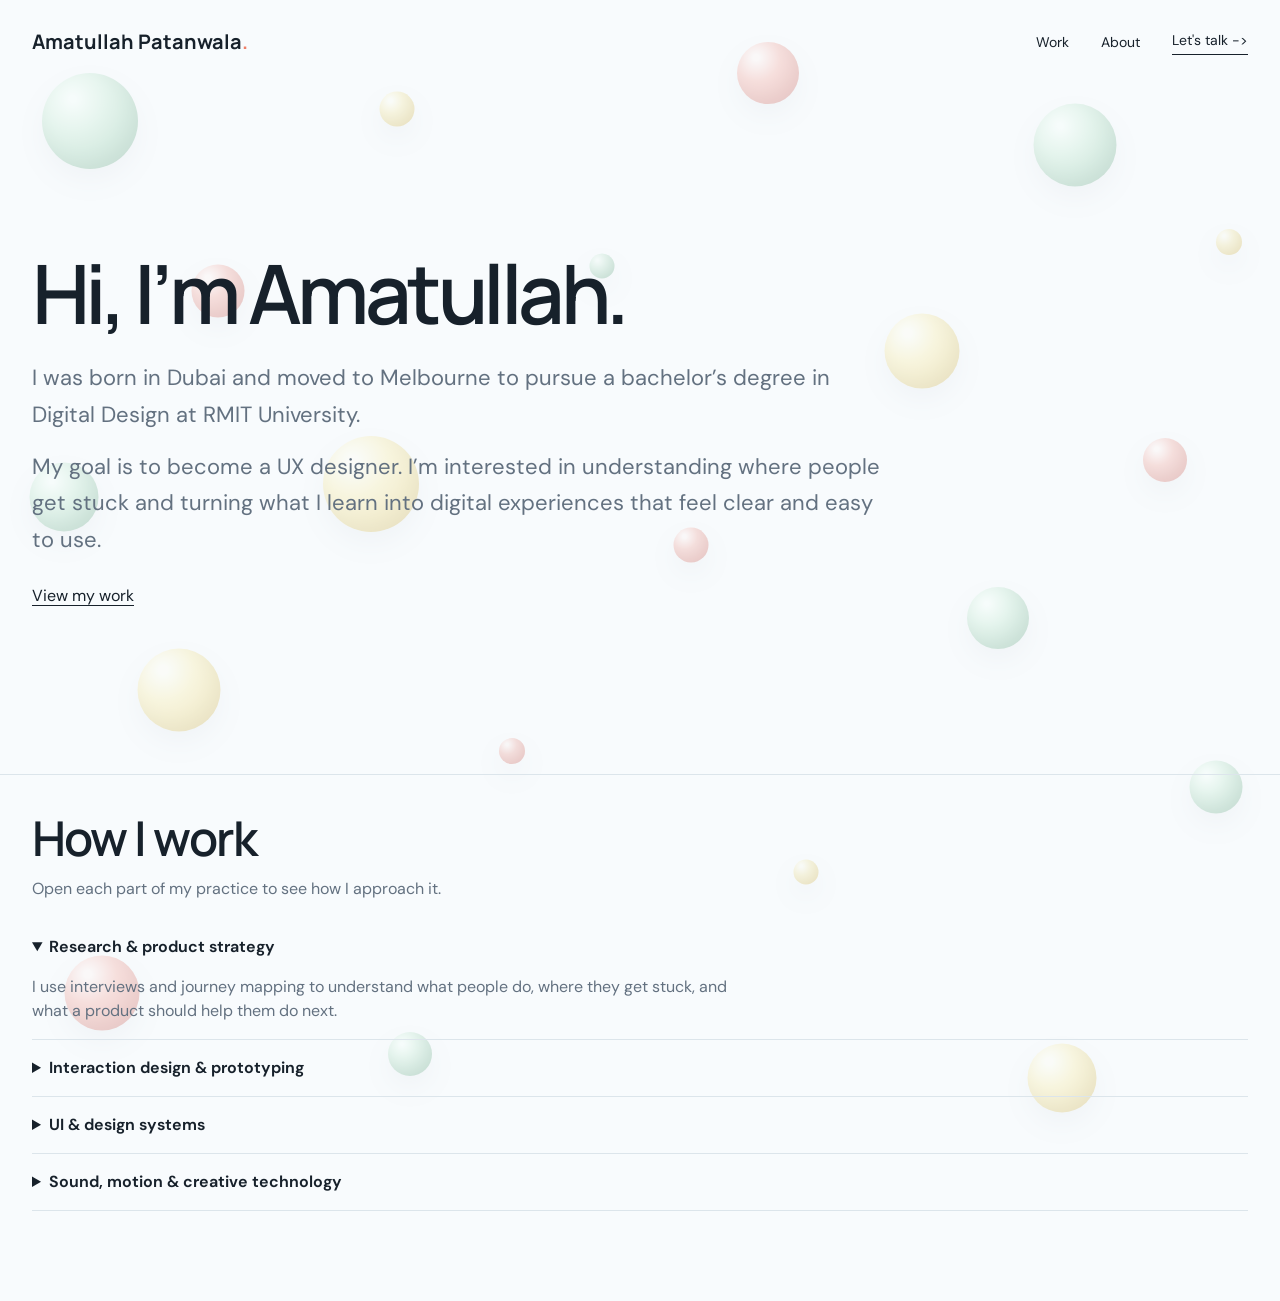
<file: about.html>
<!doctype html>
<html lang="en">
<head>
  <meta charset="utf-8">
  <meta name="viewport" content="width=device-width, initial-scale=1">
  <meta name="description" content="About Amatullah Patanwala, a Digital Design student at RMIT University and aspiring UX designer.">
  <title>About | Amatullah Patanwala</title>
  <link rel="stylesheet" href="styles.css">
  <link href="https://fonts.googleapis.com/css2?family=DM+Sans:wght@400;500;600&amp;family=Manrope:wght@500;600;700&amp;display=swap" rel="stylesheet">
  <style>

    .about-intro {
      max-width: var(--max);
      margin: clamp(20px, 5vw, 64px) auto;
      padding: clamp(36px, 8vw, 104px) 32px;
      color: var(--ink);
    }
    .about-intro h1 {
      margin: 0 0 24px;
      font: 600 clamp(42px, 7vw, 82px)/1.05 Manrope, system-ui, sans-serif;
      letter-spacing: -.055em;
    }
    .about-intro p { max-width: 57ch; margin: 0 0 16px; font-size: clamp(17px, 2vw, 22px); line-height: 1.65; color: var(--muted); }
    .about-intro a { display: inline-block; margin-top: 10px; color: var(--ink); text-decoration: underline; text-underline-offset: 4px; }
    .about-intro a:focus-visible { outline: 2px solid #315e7b; outline-offset: 4px; }
    .about-content { padding: 0; }
    .about-intro h1 { color: var(--ink); }
    .bio-practice h2 { color: var(--ink); }
    .bio-practice {
      max-width: var(--max); margin: 0 auto clamp(36px, 7vw, 90px);
      padding: 36px 32px 0; border-top: 1px solid var(--line); color: var(--muted);
    }
    .bio-practice h2 { margin: 0 0 12px; font: 600 clamp(30px, 4.5vw, 48px)/1.12 Manrope, sans-serif; letter-spacing: -.04em; }
    .bio-practice > p { margin: 0 0 18px; }
    .bio-practice details { border-bottom: 1px solid var(--line); }
    .bio-practice summary { padding: 16px 0; color: var(--ink); font-weight: 650; cursor: pointer; }
    .bio-practice summary:hover { background: rgb(205 234 255 / 36%); }
    .bio-practice details p { margin: 0 0 16px; max-width: 65ch; }
    .bio-practice summary:focus-visible { outline: 2px solid #345a74; outline-offset: 3px; }
    .about-page { position: relative; isolation: isolate; min-height: 100vh; }
    .about-orbs { position: absolute; inset: 0; z-index: -1; overflow: hidden; pointer-events: none; }
    .about-orb {
      position: absolute;
      left: var(--x);
      top: var(--y);
      width: min(var(--size), 22%);
      aspect-ratio: 1;
      border-radius: 50%;
      opacity: .32;
      box-shadow: inset -6px -8px 16px #2d35391a, 0 12px 24px #3047541a;
      translate: -50% -50%;
      animation: about-drift var(--duration) ease-in-out var(--delay) infinite;
    }
    .about-orb--green { background: radial-gradient(circle at 32% 27%, #f2fff7 4%, #bfe8ce 34%, #7fc09b 72%, #5b9b77); }
    .about-orb--yellow { background: radial-gradient(circle at 31% 26%, #fffef0 5%, #f7eaa1 36%, #e5c95f 75%, #caaa3d); }
    .about-orb--red { background: radial-gradient(circle at 31% 25%, #fff2ef 5%, #f3a69b 37%, #df7468 74%, #bd584f); }
    @keyframes about-drift {
      0%, 100% { transform: translate(0, -12px); }
      25% { transform: translate(10px, 0); }
      50% { transform: translate(0, 12px); }
      75% { transform: translate(-10px, 0); }
    }
    @media (max-width: 760px) {


      .about-orb { width: min(calc(var(--size) * .7), 19%); }
    }
    @media (prefers-reduced-motion: reduce) {
      .about-orb { animation: none; }
    }
  </style>
</head>
<body class="about-page">
  <div class="about-orbs" aria-hidden="true">
        <span class="about-orb about-orb--green" style="--x: 7%; --y: 10%; --size: 96px; --duration: 13s; --delay: -1s"></span>
        <span class="about-orb about-orb--yellow" style="--x: 31%; --y: 9%; --size: 35px; --duration: 14s; --delay: -4s"></span>
        <span class="about-orb about-orb--red" style="--x: 60%; --y: 6%; --size: 62px; --duration: 15s; --delay: -7s"></span>
        <span class="about-orb about-orb--green" style="--x: 84%; --y: 12%; --size: 83px; --duration: 16s; --delay: -10s"></span>
        <span class="about-orb about-orb--yellow" style="--x: 96%; --y: 20%; --size: 26px; --duration: 17s; --delay: -13s"></span>
        <span class="about-orb about-orb--red" style="--x: 17%; --y: 24%; --size: 53px; --duration: 18s; --delay: -16s"></span>
        <span class="about-orb about-orb--green" style="--x: 47%; --y: 22%; --size: 25px; --duration: 13s; --delay: -2s"></span>
        <span class="about-orb about-orb--yellow" style="--x: 72%; --y: 29%; --size: 75px; --duration: 14s; --delay: -5s"></span>
        <span class="about-orb about-orb--red" style="--x: 91%; --y: 38%; --size: 44px; --duration: 15s; --delay: -8s"></span>
        <span class="about-orb about-orb--green" style="--x: 5%; --y: 41%; --size: 69px; --duration: 16s; --delay: -11s"></span>
        <span class="about-orb about-orb--yellow" style="--x: 29%; --y: 40%; --size: 96px; --duration: 17s; --delay: -14s"></span>
        <span class="about-orb about-orb--red" style="--x: 54%; --y: 45%; --size: 35px; --duration: 18s; --delay: -17s"></span>
        <span class="about-orb about-orb--green" style="--x: 78%; --y: 51%; --size: 62px; --duration: 13s; --delay: -3s"></span>
        <span class="about-orb about-orb--yellow" style="--x: 14%; --y: 57%; --size: 83px; --duration: 14s; --delay: -6s"></span>
        <span class="about-orb about-orb--red" style="--x: 40%; --y: 62%; --size: 26px; --duration: 15s; --delay: -9s"></span>
        <span class="about-orb about-orb--green" style="--x: 95%; --y: 65%; --size: 53px; --duration: 16s; --delay: -12s"></span>
        <span class="about-orb about-orb--yellow" style="--x: 63%; --y: 72%; --size: 25px; --duration: 17s; --delay: -15s"></span>
        <span class="about-orb about-orb--red" style="--x: 8%; --y: 82%; --size: 75px; --duration: 18s; --delay: -1s"></span>
        <span class="about-orb about-orb--green" style="--x: 32%; --y: 87%; --size: 44px; --duration: 13s; --delay: -4s"></span>
        <span class="about-orb about-orb--yellow" style="--x: 83%; --y: 89%; --size: 69px; --duration: 14s; --delay: -7s"></span>
  </div>
  <header class="site-header">
    <a class="brand" href="index.html">Amatullah Patanwala<span>.</span></a>
    <nav aria-label="Primary navigation">
      <a href="index.html#work">Work</a>
      <a href="about.html" aria-current="page">About</a>
      <a class="contact-link" href="mailto:Patanwalaaa@gmail.com">Let's talk <span aria-hidden="true">-&gt;</span></a>
    </nav>
  </header>
  <main class="about-content">
    <section class="about-intro" aria-labelledby="bio-title">
      <div>
        <h1 id="bio-title">Hi, I’m Amatullah.</h1>
        <p>I was born in Dubai and moved to Melbourne to pursue a bachelor’s degree in Digital Design at RMIT University.</p>
        <p>My goal is to become a UX designer. I’m interested in understanding where people get stuck and turning what I learn into digital experiences that feel clear and easy to use.</p>
        <a href="index.html#work">View my work</a>
      </div>
    </section>
    <section class="bio-practice" aria-labelledby="practice-title">
      <h2 id="practice-title">How I work</h2>
      <p>Open each part of my practice to see how I approach it.</p>
      <details open><summary>Research &amp; product strategy</summary><p>I use interviews and journey mapping to understand what people do, where they get stuck, and what a product should help them do next.</p></details>
      <details><summary>Interaction design &amp; prototyping</summary><p>I turn findings into flows and prototypes, then use feedback to test the decisions that matter most.</p></details>
      <details><summary>UI &amp; design systems</summary><p>I carry the work through to legible interfaces, accessible interactions, and reusable visual patterns.</p></details>
      <details><summary>Sound, motion &amp; creative technology</summary><p>Working in audio, video, and 3D gives me another way to explore how a digital experience feels and moves.</p></details>
    </section>
  </main>
</body>
</html>
</file>
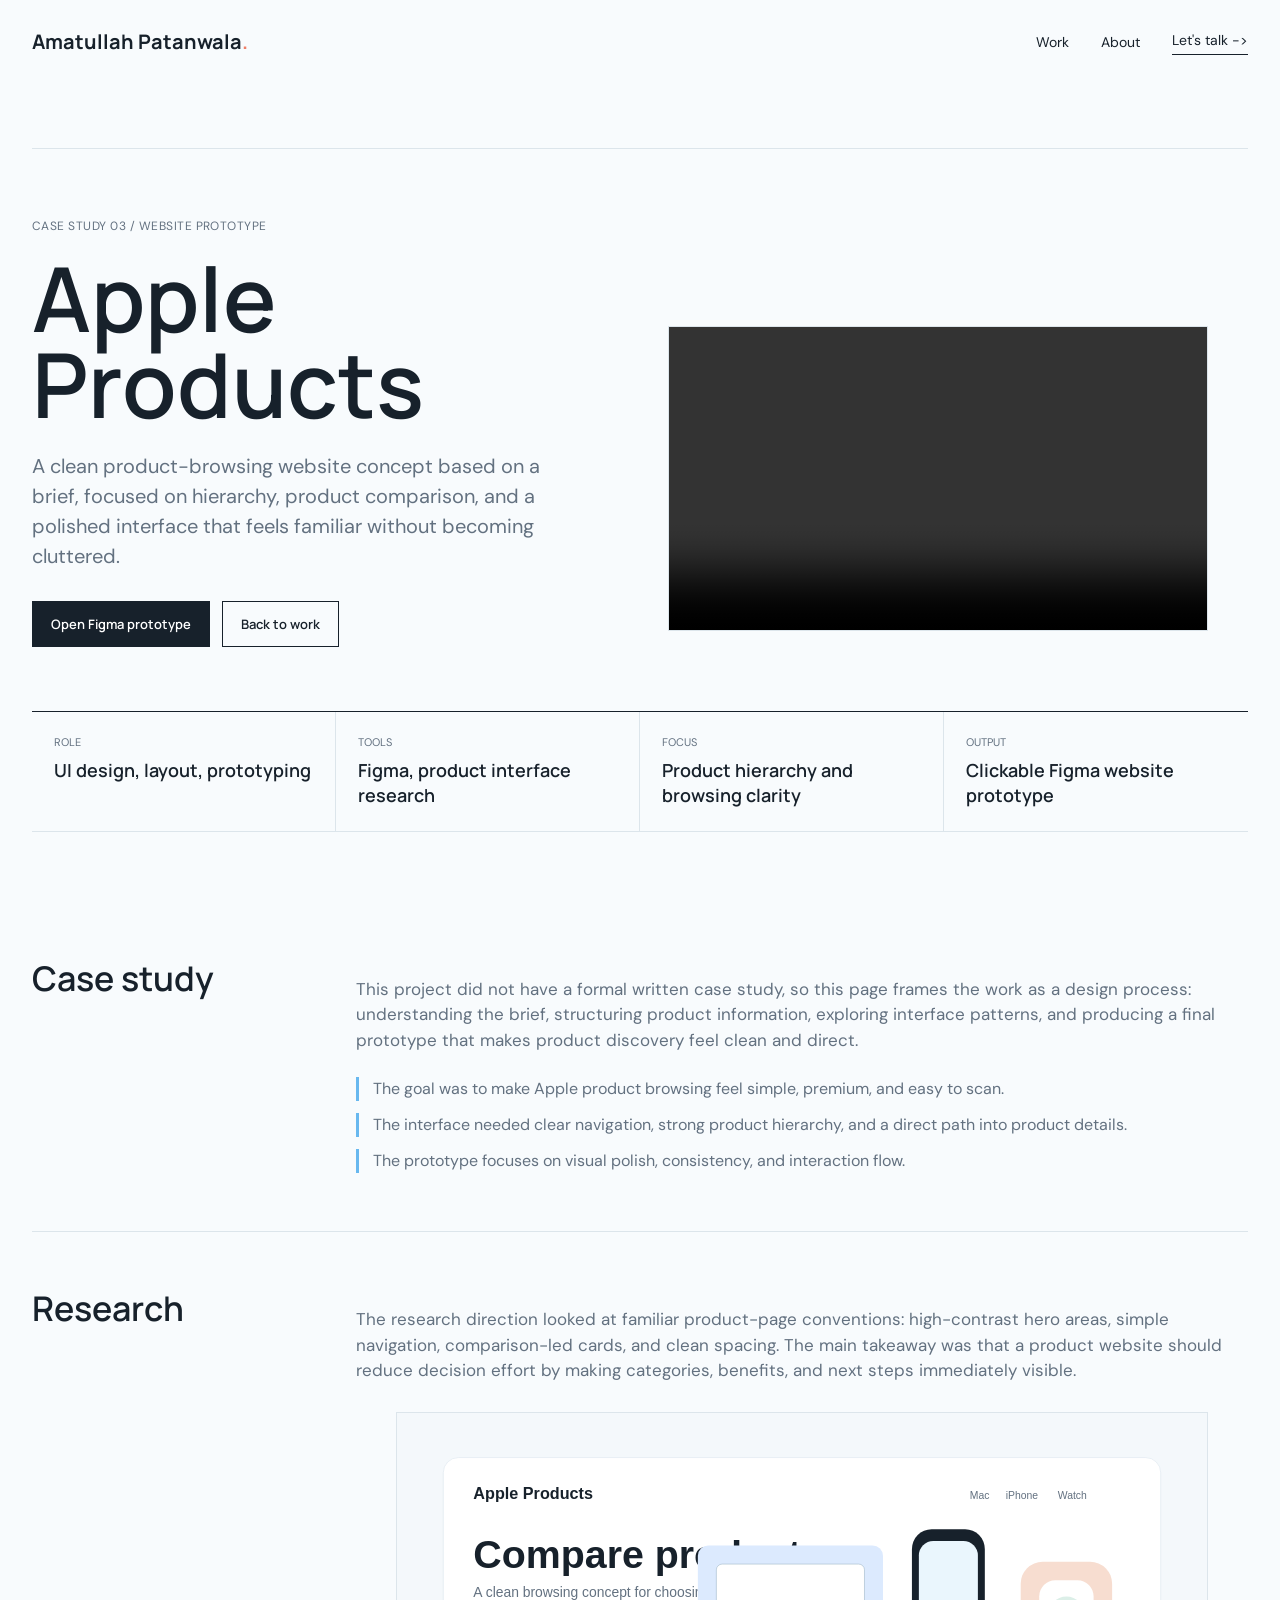
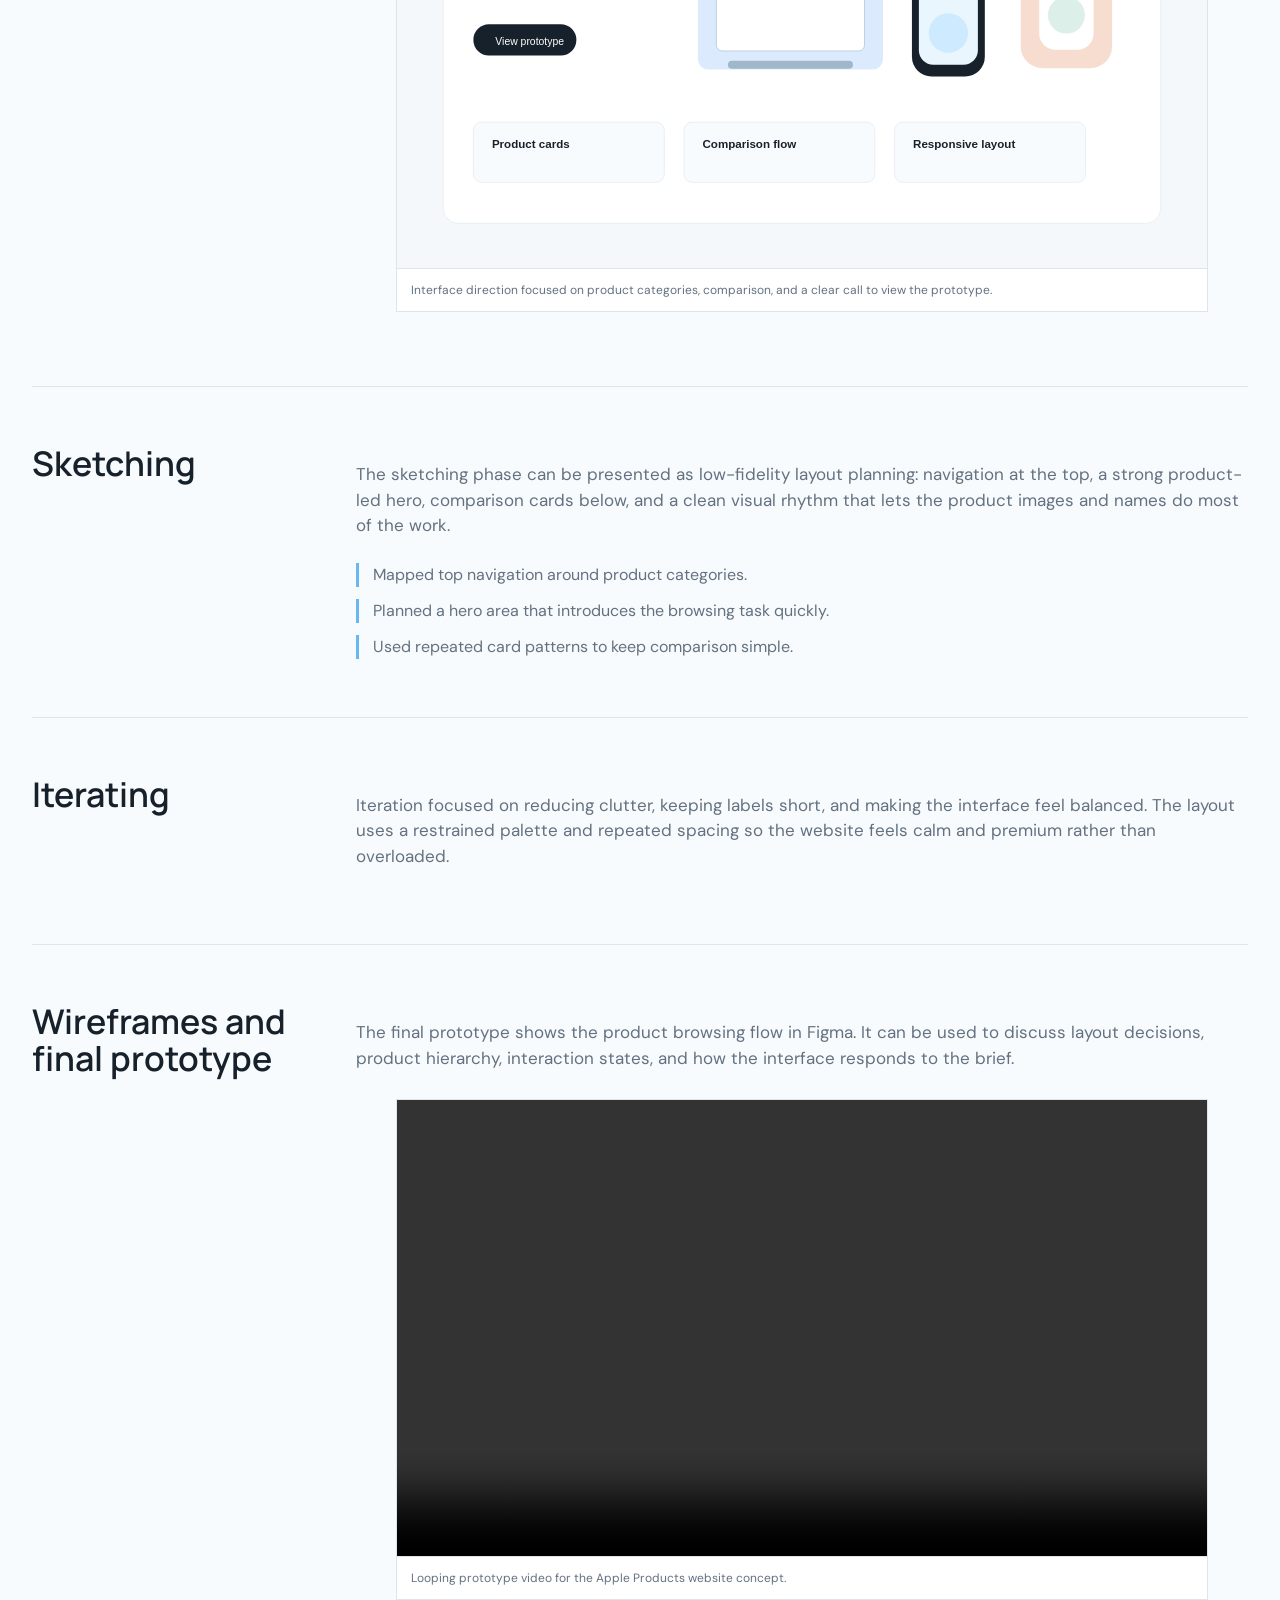
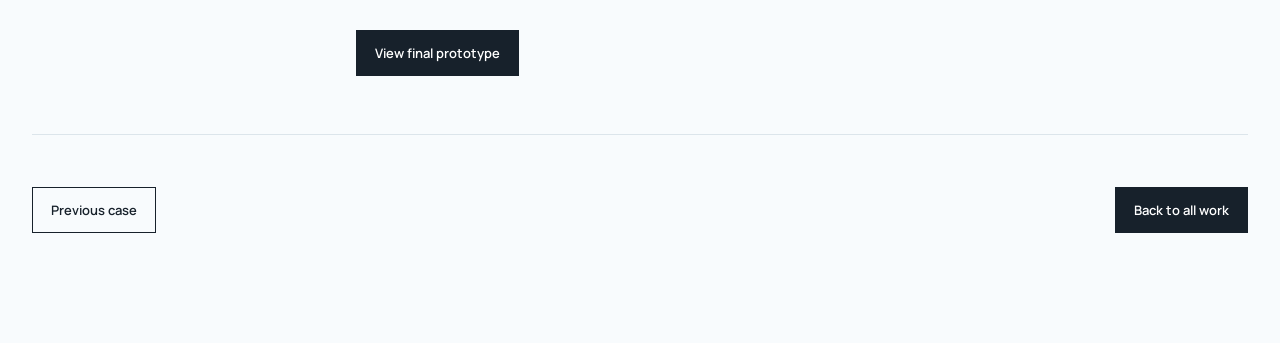
<file: case-apple-products.html>
<!doctype html>
<html lang="en">
<head>
  <meta charset="utf-8">
  <meta name="viewport" content="width=device-width, initial-scale=1">
  <title>Apple Products Case Study - Amatullah Patanwala</title>
  <meta name="description" content="Apple Products website prototype case study by Amatullah Patanwala.">
  <link rel="preconnect" href="https://fonts.googleapis.com">
  <link rel="preconnect" href="https://fonts.gstatic.com" crossorigin>
  <link href="https://fonts.googleapis.com/css2?family=DM+Sans:wght@400;500;600&family=Manrope:wght@500;600;700&display=swap" rel="stylesheet">
  <link rel="stylesheet" href="styles.css">
</head>
<body class="case-page">
  <header class="site-header">
    <a class="brand" href="index.html#top" aria-label="Amatullah Patanwala home">Amatullah Patanwala<span>.</span></a>
    <nav aria-label="Primary navigation">
      <a href="index.html#work">Work</a>
      <a href="index.html#about">About</a>
      <a class="contact-link" href="mailto:Patanwalaaa@gmail.com">Let's talk <span aria-hidden="true">-&gt;</span></a>
    </nav>
  </header>

  <main>
    <section class="case-study-hero">
      <div>
        <span class="case-study-kicker">Case study 03 / Website prototype</span>
        <h1>Apple Products</h1>
        <p class="lead">A clean product-browsing website concept based on a brief, focused on hierarchy, product comparison, and a polished interface that feels familiar without becoming cluttered.</p>
        <div class="case-hero-actions">
          <a class="prototype-link" href="https://www.figma.com/proto/p183WZ7jNuIED482GMKoIc/Apple-Products?node-id=2-54&t=GXuKUf95NEOSe2Nf-1&scaling=scale-down&content-scaling=fixed&page-id=0%3A1&starting-point-node-id=2%3A54&show-proto-sidebar=1" target="_blank" rel="noreferrer">Open Figma prototype</a>
          <a class="secondary-link" href="index.html#work">Back to work</a>
        </div>
      </div>
      <figure class="case-hero-image">
        <video class="case-detail-video" src="apple-products-loop.mp4" autoplay muted loop playsinline controls preload="auto" aria-label="Apple Products prototype video preview"></video>
      </figure>
    </section>

    <section class="case-overview" aria-label="Project overview">
      <div class="overview-item"><span>Role</span><strong>UI design, layout, prototyping</strong></div>
      <div class="overview-item"><span>Tools</span><strong>Figma, product interface research</strong></div>
      <div class="overview-item"><span>Focus</span><strong>Product hierarchy and browsing clarity</strong></div>
      <div class="overview-item"><span>Output</span><strong>Clickable Figma website prototype</strong></div>
    </section>

    <section class="process-section">
      <h2>Case study</h2>
      <div>
        <p>This project did not have a formal written case study, so this page frames the work as a design process: understanding the brief, structuring product information, exploring interface patterns, and producing a final prototype that makes product discovery feel clean and direct.</p>
        <ul class="process-list">
          <li>The goal was to make Apple product browsing feel simple, premium, and easy to scan.</li>
          <li>The interface needed clear navigation, strong product hierarchy, and a direct path into product details.</li>
          <li>The prototype focuses on visual polish, consistency, and interaction flow.</li>
        </ul>
      </div>
    </section>

    <section class="process-section">
      <h2>Research</h2>
      <div>
        <p>The research direction looked at familiar product-page conventions: high-contrast hero areas, simple navigation, comparison-led cards, and clean spacing. The main takeaway was that a product website should reduce decision effort by making categories, benefits, and next steps immediately visible.</p>
        <figure class="process-image">
          <img src="apple-products.svg" alt="Apple Products website research and layout preview">
          <figcaption>Interface direction focused on product categories, comparison, and a clear call to view the prototype.</figcaption>
        </figure>
      </div>
    </section>

    <section class="process-section">
      <h2>Sketching</h2>
      <div>
        <p>The sketching phase can be presented as low-fidelity layout planning: navigation at the top, a strong product-led hero, comparison cards below, and a clean visual rhythm that lets the product images and names do most of the work.</p>
        <ul class="process-list">
          <li>Mapped top navigation around product categories.</li>
          <li>Planned a hero area that introduces the browsing task quickly.</li>
          <li>Used repeated card patterns to keep comparison simple.</li>
        </ul>
      </div>
    </section>

    <section class="process-section">
      <h2>Iterating</h2>
      <div>
        <p>Iteration focused on reducing clutter, keeping labels short, and making the interface feel balanced. The layout uses a restrained palette and repeated spacing so the website feels calm and premium rather than overloaded.</p>
      </div>
    </section>

    <section class="process-section">
      <h2>Wireframes and final prototype</h2>
      <div>
        <p>The final prototype shows the product browsing flow in Figma. It can be used to discuss layout decisions, product hierarchy, interaction states, and how the interface responds to the brief.</p>
        <figure class="process-image">
          <video class="case-detail-video" src="apple-products-loop.mp4" autoplay muted loop playsinline controls preload="auto" aria-label="Apple Products final prototype video"></video>
          <figcaption>Looping prototype video for the Apple Products website concept.</figcaption>
        </figure>
        <div class="case-hero-actions">
          <a class="prototype-link" href="https://www.figma.com/proto/p183WZ7jNuIED482GMKoIc/Apple-Products?node-id=2-54&t=GXuKUf95NEOSe2Nf-1&scaling=scale-down&content-scaling=fixed&page-id=0%3A1&starting-point-node-id=2%3A54&show-proto-sidebar=1" target="_blank" rel="noreferrer">View final prototype</a>
        </div>
      </div>
    </section>

    <nav class="case-next" aria-label="Case study navigation">
      <a class="secondary-link" href="case-commit-app.html">Previous case</a>
      <a class="prototype-link" href="index.html#work">Back to all work</a>
    </nav>
  </main>
</body>
</html>
</file>
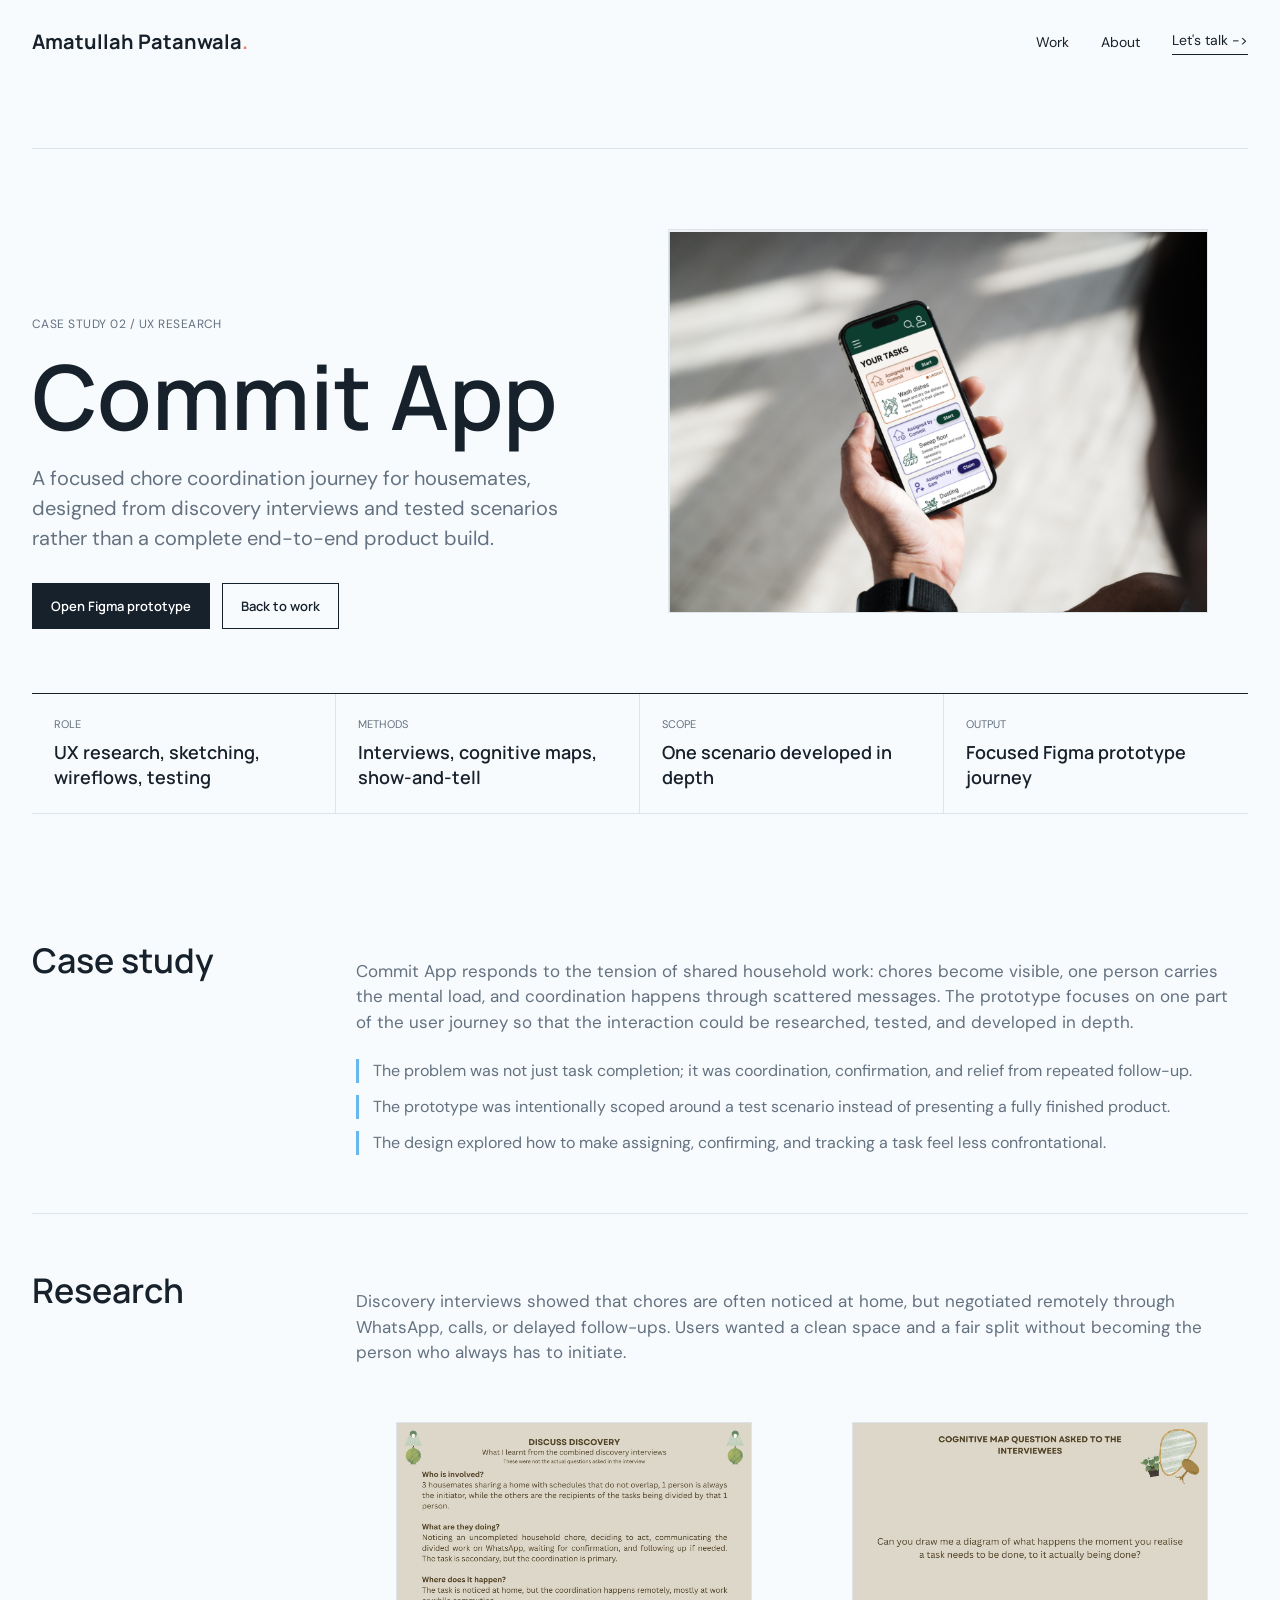
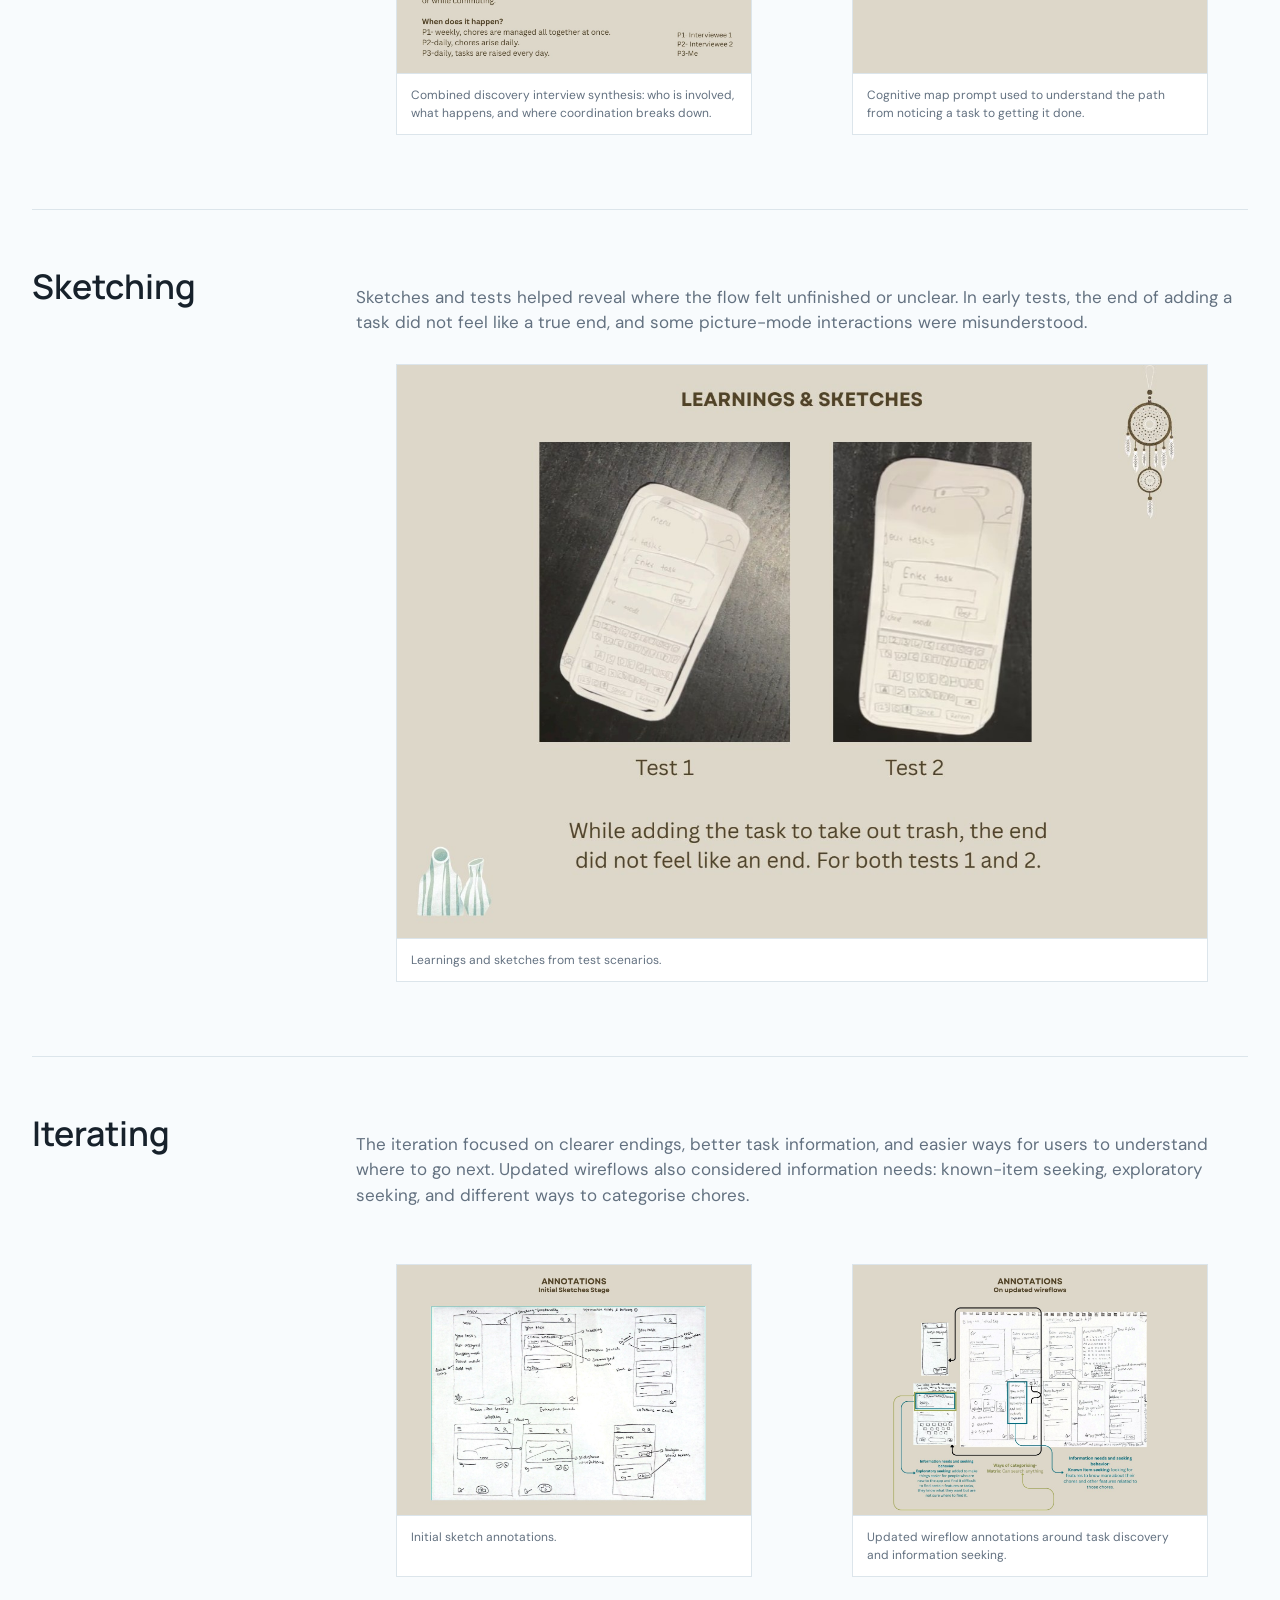
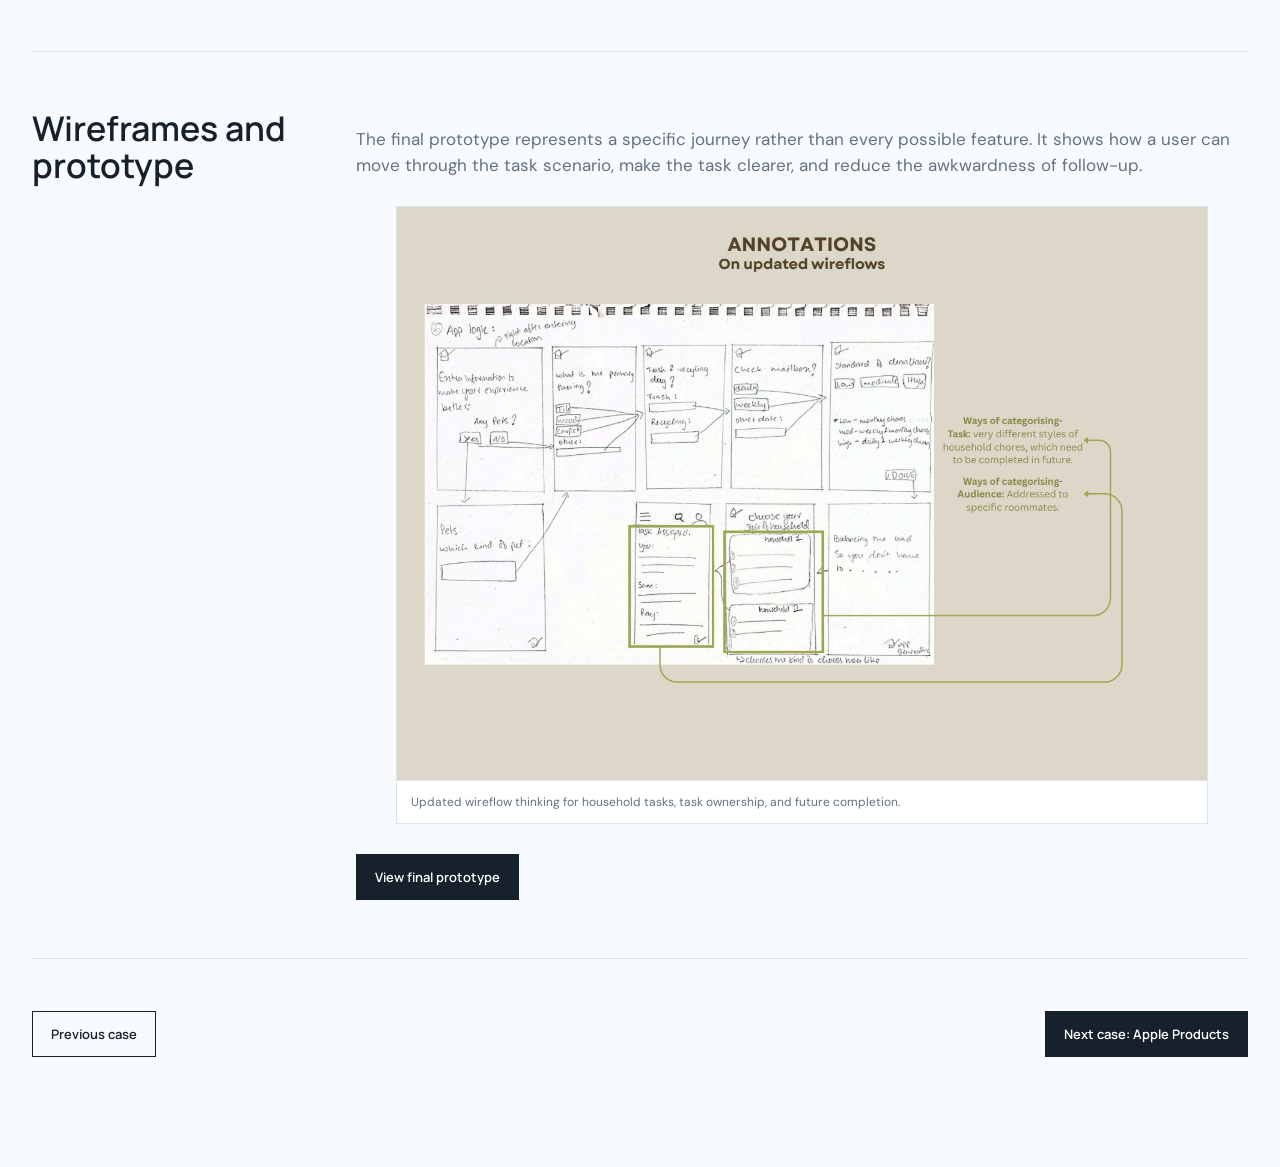
<file: case-commit-app.html>
<!doctype html>
<html lang="en">
<head>
  <meta charset="utf-8">
  <meta name="viewport" content="width=device-width, initial-scale=1">
  <title>Commit App Case Study - Amatullah Patanwala</title>
  <meta name="description" content="Commit App UX case study by Amatullah Patanwala.">
  <link rel="preconnect" href="https://fonts.googleapis.com">
  <link rel="preconnect" href="https://fonts.gstatic.com" crossorigin>
  <link href="https://fonts.googleapis.com/css2?family=DM+Sans:wght@400;500;600&family=Manrope:wght@500;600;700&display=swap" rel="stylesheet">
  <link rel="stylesheet" href="styles.css">
</head>
<body class="case-page">
  <header class="site-header">
    <a class="brand" href="index.html#top" aria-label="Amatullah Patanwala home">Amatullah Patanwala<span>.</span></a>
    <nav aria-label="Primary navigation">
      <a href="index.html#work">Work</a>
      <a href="index.html#about">About</a>
      <a class="contact-link" href="mailto:Patanwalaaa@gmail.com">Let's talk <span aria-hidden="true">-&gt;</span></a>
    </nav>
  </header>

  <main>
    <section class="case-study-hero">
      <div>
        <span class="case-study-kicker">Case study 02 / UX research</span>
        <h1>Commit App</h1>
        <p class="lead">A focused chore coordination journey for housemates, designed from discovery interviews and tested scenarios rather than a complete end-to-end product build.</p>
        <div class="case-hero-actions">
          <a class="prototype-link" href="https://www.figma.com/proto/OYxGfzQgOwiiLZsJkSyjjI/UX_AT2?node-id=219-140&t=Yvw55MbrDqRRpeT6-1&scaling=scale-down&content-scaling=fixed&page-id=126%3A606&starting-point-node-id=126%3A919" target="_blank" rel="noreferrer">Open Figma prototype</a>
          <a class="secondary-link" href="index.html#work">Back to work</a>
        </div>
      </div>
      <figure class="case-hero-image">
        <img src="commit-phone.png" alt="Commit app prototype shown on a phone in hand">
      </figure>
    </section>

    <section class="case-overview" aria-label="Project overview">
      <div class="overview-item"><span>Role</span><strong>UX research, sketching, wireflows, testing</strong></div>
      <div class="overview-item"><span>Methods</span><strong>Interviews, cognitive maps, show-and-tell</strong></div>
      <div class="overview-item"><span>Scope</span><strong>One scenario developed in depth</strong></div>
      <div class="overview-item"><span>Output</span><strong>Focused Figma prototype journey</strong></div>
    </section>

    <section class="process-section">
      <h2>Case study</h2>
      <div>
        <p>Commit App responds to the tension of shared household work: chores become visible, one person carries the mental load, and coordination happens through scattered messages. The prototype focuses on one part of the user journey so that the interaction could be researched, tested, and developed in depth.</p>
        <ul class="process-list">
          <li>The problem was not just task completion; it was coordination, confirmation, and relief from repeated follow-up.</li>
          <li>The prototype was intentionally scoped around a test scenario instead of presenting a fully finished product.</li>
          <li>The design explored how to make assigning, confirming, and tracking a task feel less confrontational.</li>
        </ul>
      </div>
    </section>

    <section class="process-section">
      <h2>Research</h2>
      <div>
        <p>Discovery interviews showed that chores are often noticed at home, but negotiated remotely through WhatsApp, calls, or delayed follow-ups. Users wanted a clean space and a fair split without becoming the person who always has to initiate.</p>
        <div class="process-grid">
          <figure class="gallery-card">
            <img src="commit-p02.jpg" alt="Commit app discovery interview synthesis">
            <figcaption>Combined discovery interview synthesis: who is involved, what happens, and where coordination breaks down.</figcaption>
          </figure>
          <figure class="gallery-card">
            <img src="commit-p08.jpg" alt="Commit app cognitive map prompt">
            <figcaption>Cognitive map prompt used to understand the path from noticing a task to getting it done.</figcaption>
          </figure>
        </div>
      </div>
    </section>

    <section class="process-section">
      <h2>Sketching</h2>
      <div>
        <p>Sketches and tests helped reveal where the flow felt unfinished or unclear. In early tests, the end of adding a task did not feel like a true end, and some picture-mode interactions were misunderstood.</p>
        <figure class="process-image">
          <img src="commit-p20.jpg" alt="Commit app learnings and sketches">
          <figcaption>Learnings and sketches from test scenarios.</figcaption>
        </figure>
      </div>
    </section>

    <section class="process-section">
      <h2>Iterating</h2>
      <div>
        <p>The iteration focused on clearer endings, better task information, and easier ways for users to understand where to go next. Updated wireflows also considered information needs: known-item seeking, exploratory seeking, and different ways to categorise chores.</p>
        <div class="process-grid">
          <figure class="gallery-card">
            <img src="commit-p30.jpg" alt="Commit app initial sketch annotations">
            <figcaption>Initial sketch annotations.</figcaption>
          </figure>
          <figure class="gallery-card">
            <img src="commit-p35.jpg" alt="Commit app updated wireflow annotations">
            <figcaption>Updated wireflow annotations around task discovery and information seeking.</figcaption>
          </figure>
        </div>
      </div>
    </section>

    <section class="process-section">
      <h2>Wireframes and prototype</h2>
      <div>
        <p>The final prototype represents a specific journey rather than every possible feature. It shows how a user can move through the task scenario, make the task clearer, and reduce the awkwardness of follow-up.</p>
        <figure class="process-image">
          <img src="commit-p40.jpg" alt="Commit app updated wireflow page">
          <figcaption>Updated wireflow thinking for household tasks, task ownership, and future completion.</figcaption>
        </figure>
        <div class="case-hero-actions">
          <a class="prototype-link" href="https://www.figma.com/proto/OYxGfzQgOwiiLZsJkSyjjI/UX_AT2?node-id=219-140&t=Yvw55MbrDqRRpeT6-1&scaling=scale-down&content-scaling=fixed&page-id=126%3A606&starting-point-node-id=126%3A919" target="_blank" rel="noreferrer">View final prototype</a>
        </div>
      </div>
    </section>

    <nav class="case-next" aria-label="Case study navigation">
      <a class="secondary-link" href="case-wellness-kit.html">Previous case</a>
      <a class="prototype-link" href="case-apple-products.html">Next case: Apple Products</a>
    </nav>
  </main>
</body>
</html>
</file>
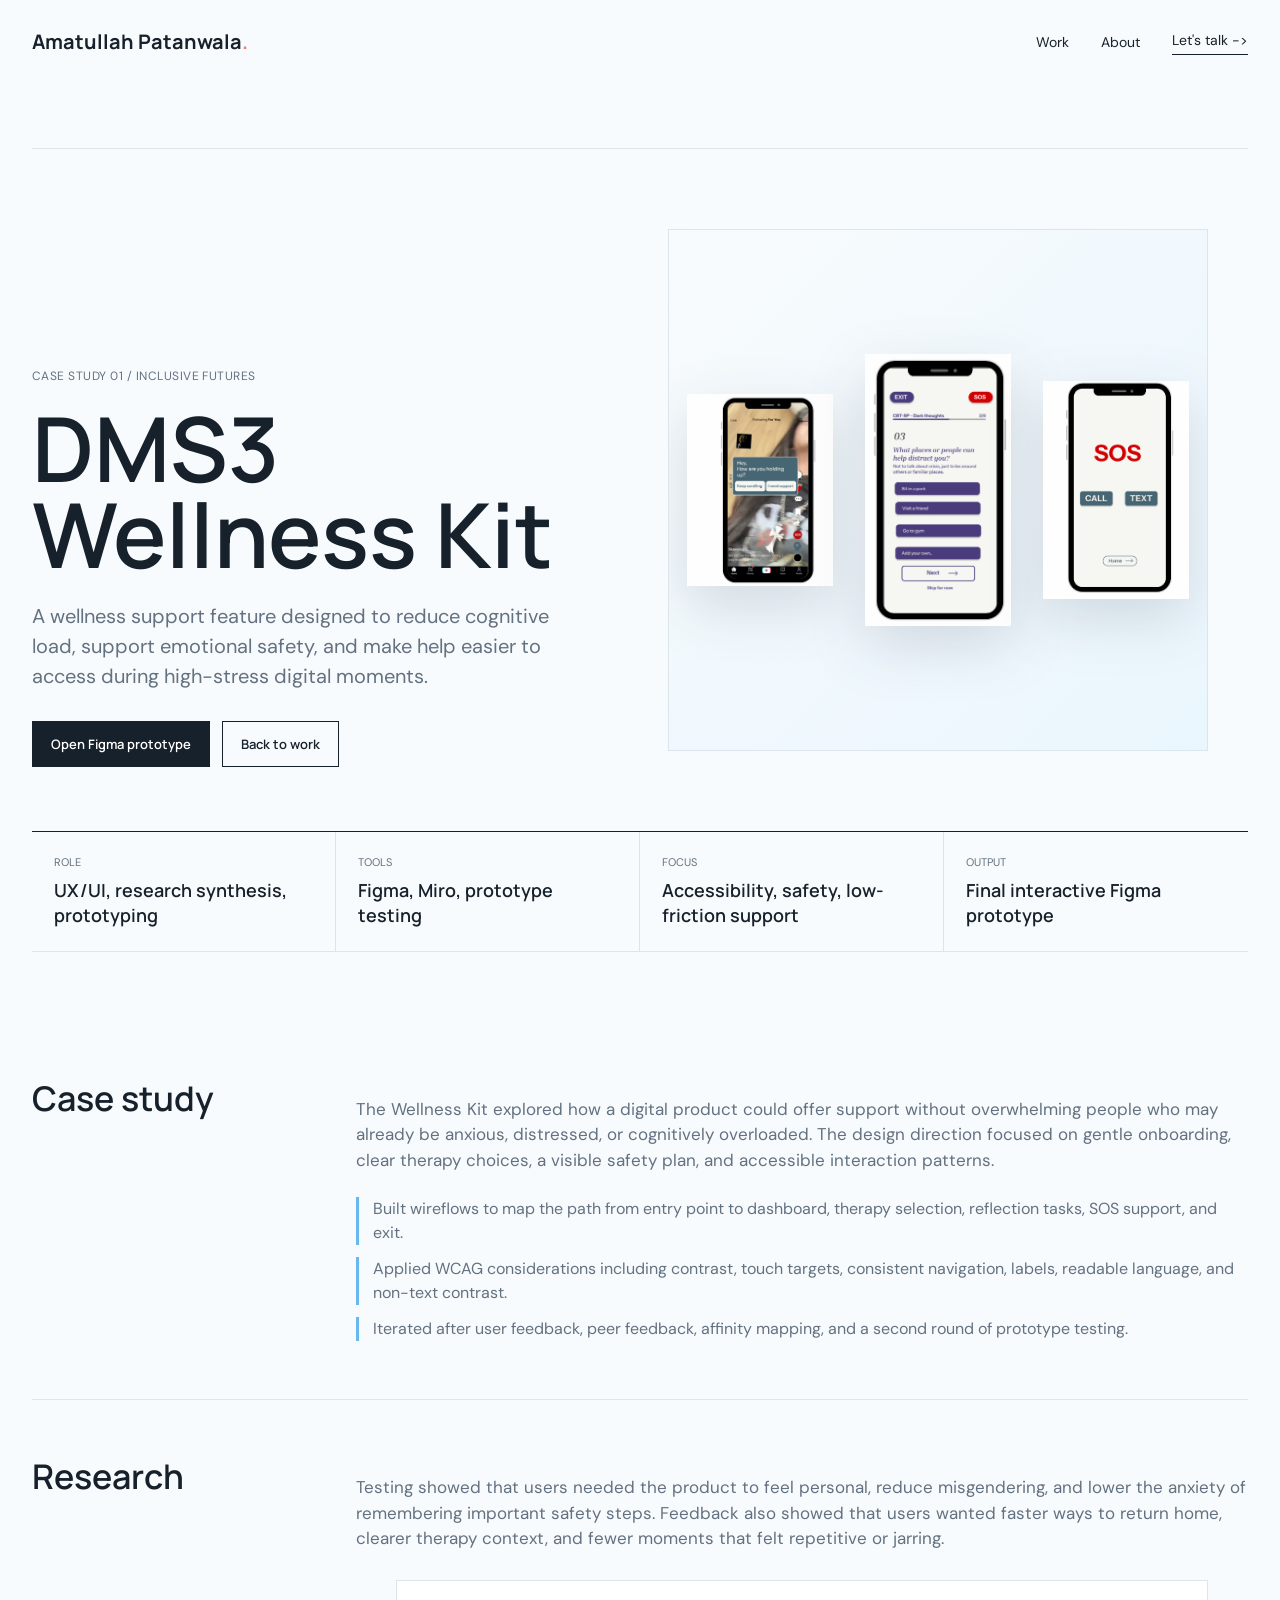
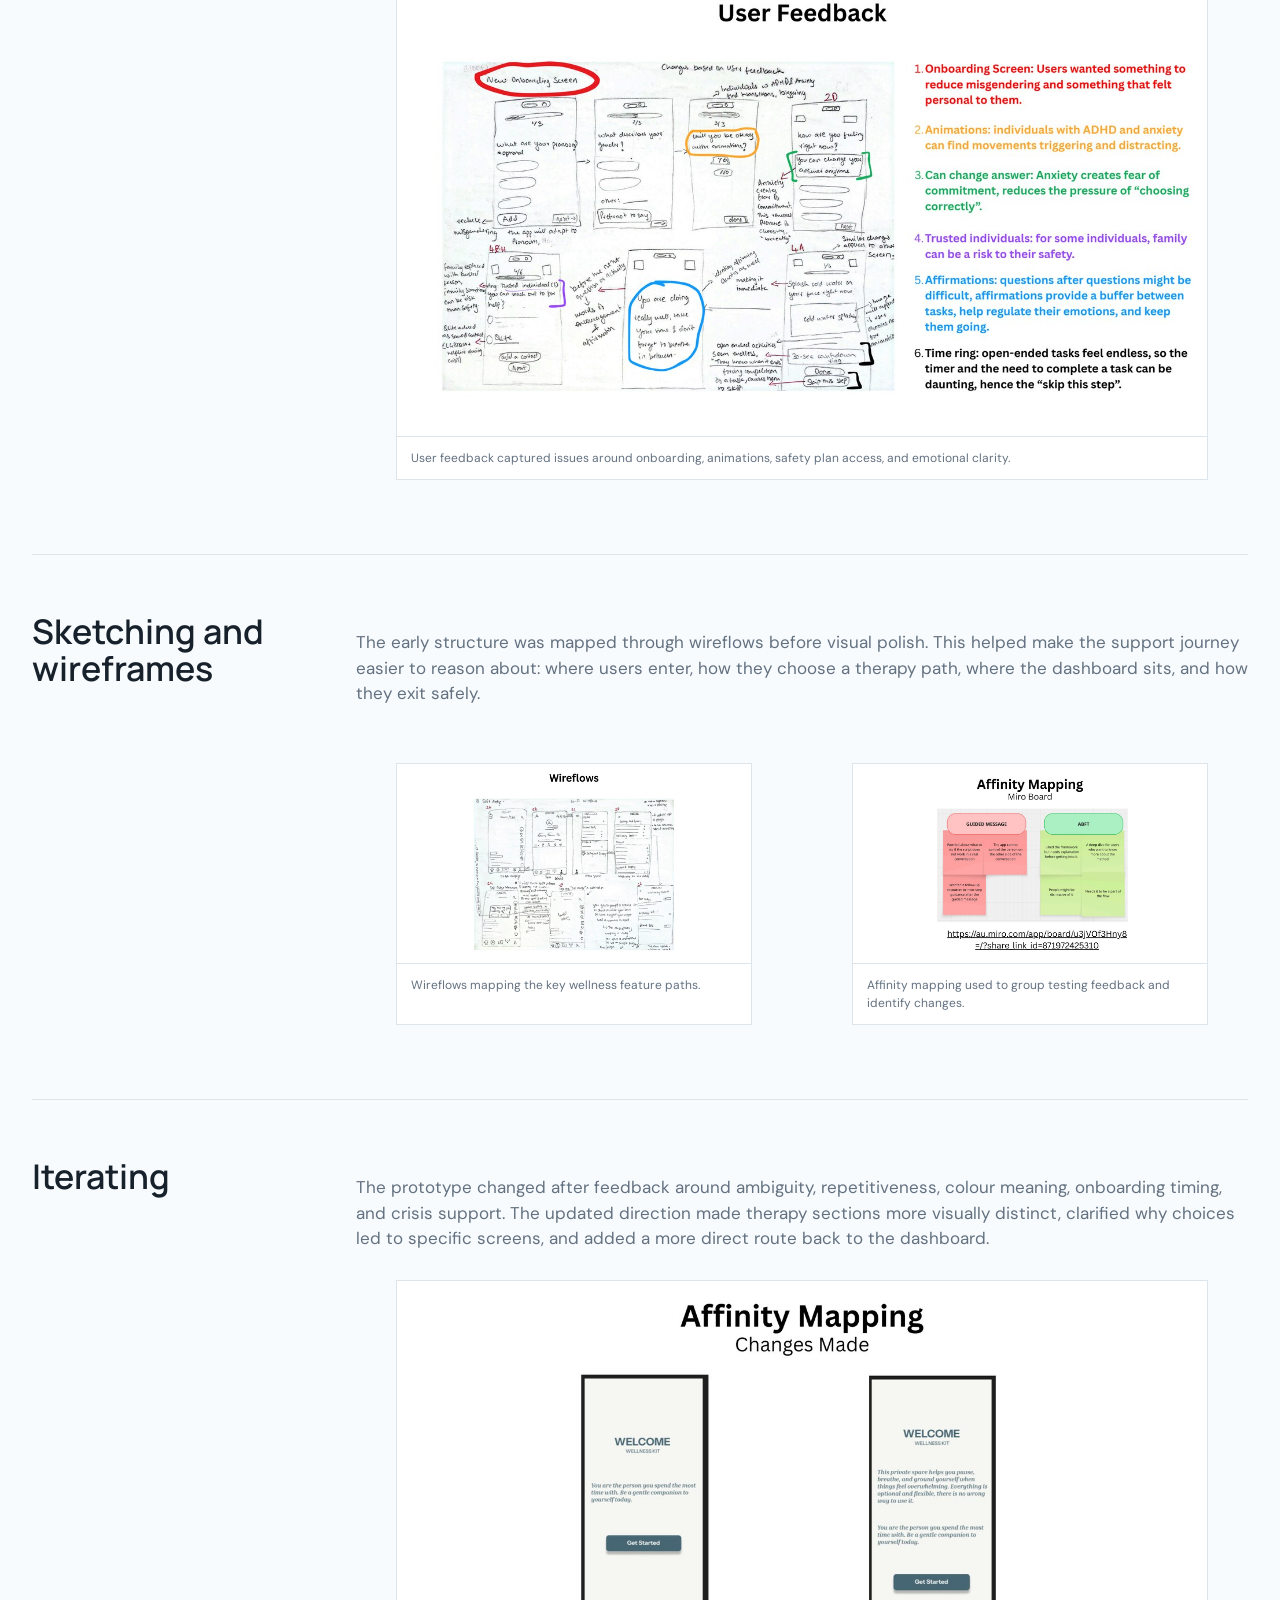
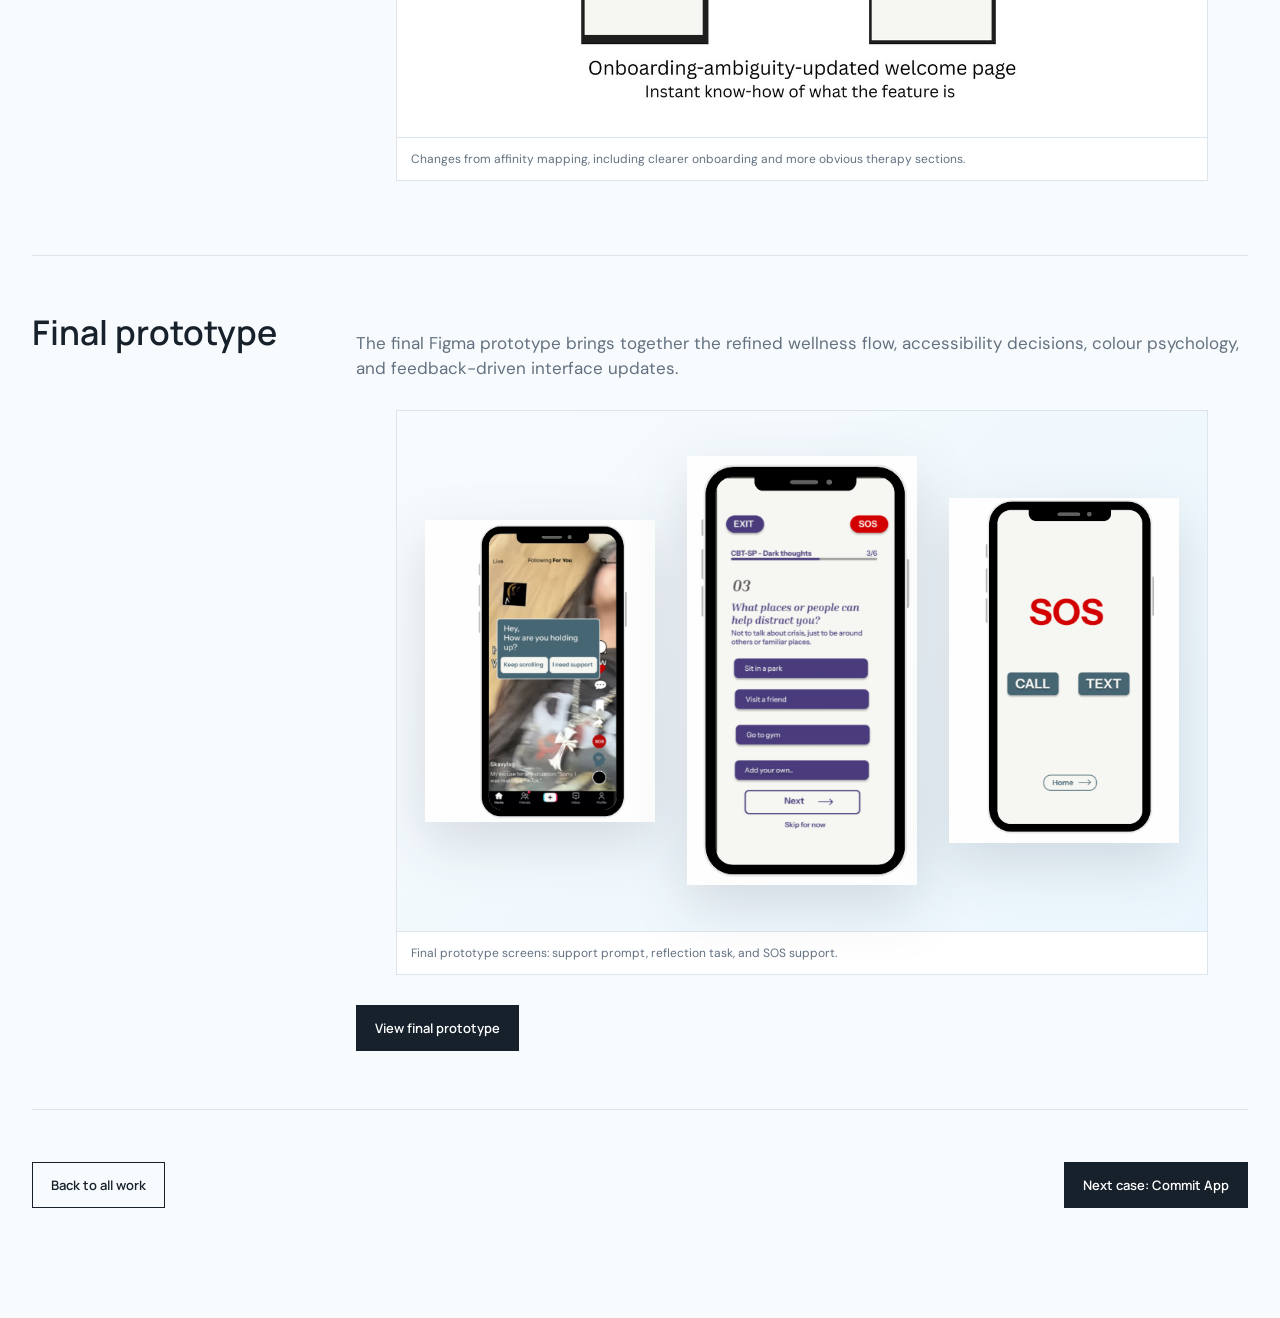
<file: case-wellness-kit.html>
<!doctype html>
<html lang="en">
<head>
  <meta charset="utf-8">
  <meta name="viewport" content="width=device-width, initial-scale=1">
  <title>Wellness Kit Case Study - Amatullah Patanwala</title>
  <meta name="description" content="DMS3 Wellness Kit UX case study by Amatullah Patanwala.">
  <link rel="preconnect" href="https://fonts.googleapis.com">
  <link rel="preconnect" href="https://fonts.gstatic.com" crossorigin>
  <link href="https://fonts.googleapis.com/css2?family=DM+Sans:wght@400;500;600&family=Manrope:wght@500;600;700&display=swap" rel="stylesheet">
  <link rel="stylesheet" href="styles.css">
</head>
<body class="case-page">
  <header class="site-header">
    <a class="brand" href="index.html#top" aria-label="Amatullah Patanwala home">Amatullah Patanwala<span>.</span></a>
    <nav aria-label="Primary navigation">
      <a href="index.html#work">Work</a>
      <a href="index.html#about">About</a>
      <a class="contact-link" href="mailto:Patanwalaaa@gmail.com">Let's talk <span aria-hidden="true">-&gt;</span></a>
    </nav>
  </header>

  <main>
    <section class="case-study-hero">
      <div>
        <span class="case-study-kicker">Case study 01 / Inclusive Futures</span>
        <h1>DMS3 Wellness Kit</h1>
        <p class="lead">A wellness support feature designed to reduce cognitive load, support emotional safety, and make help easier to access during high-stress digital moments.</p>
        <div class="case-hero-actions">
          <a class="prototype-link" href="https://www.figma.com/proto/4MUtydCfUKZDqXWugf9Jlc/DMS3_wellness_kit?node-id=277-578&t=vhuIEbDxo1DYxTLE-1&scaling=scale-down&content-scaling=fixed&page-id=277%3A546&starting-point-node-id=277%3A547&show-proto-sidebar=1" target="_blank" rel="noreferrer">Open Figma prototype</a>
          <a class="secondary-link" href="index.html#work">Back to work</a>
        </div>
      </div>
      <figure class="case-hero-image">
        <div class="case-phone-gallery">
          <img src="wellness-home.png" alt="Wellness Kit support prompt on TikTok screen">
          <img src="wellness-reflection.png" alt="Wellness Kit reflection question screen">
          <img src="wellness-sos.png" alt="Wellness Kit SOS call and text screen">
        </div>
      </figure>
    </section>

    <section class="case-overview" aria-label="Project overview">
      <div class="overview-item"><span>Role</span><strong>UX/UI, research synthesis, prototyping</strong></div>
      <div class="overview-item"><span>Tools</span><strong>Figma, Miro, prototype testing</strong></div>
      <div class="overview-item"><span>Focus</span><strong>Accessibility, safety, low-friction support</strong></div>
      <div class="overview-item"><span>Output</span><strong>Final interactive Figma prototype</strong></div>
    </section>

    <section class="process-section">
      <h2>Case study</h2>
      <div>
        <p>The Wellness Kit explored how a digital product could offer support without overwhelming people who may already be anxious, distressed, or cognitively overloaded. The design direction focused on gentle onboarding, clear therapy choices, a visible safety plan, and accessible interaction patterns.</p>
        <ul class="process-list">
          <li>Built wireflows to map the path from entry point to dashboard, therapy selection, reflection tasks, SOS support, and exit.</li>
          <li>Applied WCAG considerations including contrast, touch targets, consistent navigation, labels, readable language, and non-text contrast.</li>
          <li>Iterated after user feedback, peer feedback, affinity mapping, and a second round of prototype testing.</li>
        </ul>
      </div>
    </section>

    <section class="process-section">
      <h2>Research</h2>
      <div>
        <p>Testing showed that users needed the product to feel personal, reduce misgendering, and lower the anxiety of remembering important safety steps. Feedback also showed that users wanted faster ways to return home, clearer therapy context, and fewer moments that felt repetitive or jarring.</p>
        <figure class="process-image">
          <img src="wellness-p08.jpg" alt="Wellness Kit user feedback page">
          <figcaption>User feedback captured issues around onboarding, animations, safety plan access, and emotional clarity.</figcaption>
        </figure>
      </div>
    </section>

    <section class="process-section">
      <h2>Sketching and wireframes</h2>
      <div>
        <p>The early structure was mapped through wireflows before visual polish. This helped make the support journey easier to reason about: where users enter, how they choose a therapy path, where the dashboard sits, and how they exit safely.</p>
        <div class="process-grid">
          <figure class="gallery-card">
            <img src="wellness-p02.jpg" alt="Wellness Kit wireflows">
            <figcaption>Wireflows mapping the key wellness feature paths.</figcaption>
          </figure>
          <figure class="gallery-card">
            <img src="wellness-p26.jpg" alt="Wellness Kit affinity mapping">
            <figcaption>Affinity mapping used to group testing feedback and identify changes.</figcaption>
          </figure>
        </div>
      </div>
    </section>

    <section class="process-section">
      <h2>Iterating</h2>
      <div>
        <p>The prototype changed after feedback around ambiguity, repetitiveness, colour meaning, onboarding timing, and crisis support. The updated direction made therapy sections more visually distinct, clarified why choices led to specific screens, and added a more direct route back to the dashboard.</p>
        <figure class="process-image">
          <img src="wellness-p41.jpg" alt="Wellness Kit changes made from affinity mapping">
          <figcaption>Changes from affinity mapping, including clearer onboarding and more obvious therapy sections.</figcaption>
        </figure>
      </div>
    </section>

    <section class="process-section">
      <h2>Final prototype</h2>
      <div>
        <p>The final Figma prototype brings together the refined wellness flow, accessibility decisions, colour psychology, and feedback-driven interface updates.</p>
        <figure class="process-image">
          <div class="case-phone-gallery">
            <img src="wellness-home.png" alt="Wellness Kit support prompt on TikTok screen">
            <img src="wellness-reflection.png" alt="Wellness Kit reflection question screen">
            <img src="wellness-sos.png" alt="Wellness Kit SOS call and text screen">
          </div>
          <figcaption>Final prototype screens: support prompt, reflection task, and SOS support.</figcaption>
        </figure>
        <div class="case-hero-actions">
          <a class="prototype-link" href="https://www.figma.com/proto/4MUtydCfUKZDqXWugf9Jlc/DMS3_wellness_kit?node-id=277-578&t=vhuIEbDxo1DYxTLE-1&scaling=scale-down&content-scaling=fixed&page-id=277%3A546&starting-point-node-id=277%3A547&show-proto-sidebar=1" target="_blank" rel="noreferrer">View final prototype</a>
        </div>
      </div>
    </section>

    <nav class="case-next" aria-label="Case study navigation">
      <a class="secondary-link" href="index.html#work">Back to all work</a>
      <a class="prototype-link" href="case-commit-app.html">Next case: Commit App</a>
    </nav>
  </main>
</body>
</html>
</file>
<file: styles.css>
/* Design tokens and reset */
:root {
  --ink:#17212b;
  --muted:#637180;
  --paper:#f8fbfd;
  --blue:#cdeaff;
  --blue-strong:#68b8ef;
  --mint:#dcefe8;
  --peach:#f7ddd0;
  --line:#dce5eb;
  --max:1280px
}

* {
  box-sizing:border-box
}

html {
  scroll-behavior:smooth
}

body {
  margin:0;
  background:var(--paper);
  color:var(--ink);
  font-family:"DM Sans",sans-serif;
  line-height:1.5
}

a {
  color:inherit;
  text-decoration:none
}

.noise {
  position:fixed;
  inset:0;
  pointer-events:none;
  opacity:.025;
  z-index:10;
  background-image:url("data:image/svg+xml,%3Csvg viewBox='0 0 180 180' xmlns='http://www.w3.org/2000/svg'%3E%3Cfilter id='n'%3E%3CfeTurbulence type='fractalNoise' baseFrequency='.9' numOctaves='3' stitchTiles='stitch'/%3E%3C/filter%3E%3Crect width='100%25' height='100%25' filter='url(%23n)' opacity='.8'/%3E%3C/svg%3E")
}

/* Navigation */
.site-header {
  height:84px;
  max-width:var(--max);
  margin:auto;
  padding:0 32px;
  display:flex;
  align-items:center;
  justify-content:space-between
}

.brand {
  font-family:Manrope,sans-serif;
  font-weight:700;
  font-size:20px
}

.brand span {
  color:#ef7e67
}

.site-header nav {
  display:flex;
  align-items:center;
  gap:32px;
  font-size:14px
}

.site-header nav a {
  transition:opacity .2s
}

.site-header nav a:hover {
  opacity:.55
}

.contact-link {
  border-bottom:1px solid var(--ink);
  padding-bottom:3px
}

/* Hero */
.hero {
  min-height:calc(100vh - 84px);
  max-width:var(--max);
  margin:auto;
  padding:9vh 32px 48px;
  position:relative;
  display:flex;
  flex-direction:column;
  justify-content:center;
  isolation:isolate;
  overflow:hidden
}

.hero>*:not(.hero-spheres):not(.hero-mark) {
  position:relative;
  z-index:2
}

.hero-kicker {
  font-size:13px;
  color:var(--muted);
  display:flex;
  align-items:center;
  gap:9px
}

.status-dot {
  width:7px;
  height:7px;
  background:#70b99a;
  border-radius:50%;
  box-shadow:0 0 0 4px #e0f1e9
}

.hero h1 {
  font-family:Manrope,sans-serif;
  font-size:clamp(54px,7.3vw,112px);
  line-height:.98;
  letter-spacing:0;
  max-width:1120px;
  margin:46px 0 56px;
  font-weight:600
}

.hero h1 em {
  font-family:Georgia,serif;
  font-weight:400;
  color:#418bc0
}

.hero-bottom {
  display:flex;
  justify-content:space-between;
  align-items:end;
  max-width:850px
}

.hero-bottom p {
  font-size:18px;
  max-width:560px;
  color:var(--muted);
  margin:0
}

.scroll-cue {
  display:flex;
  gap:18px;
  border-bottom:1px solid var(--ink);
  padding-bottom:5px;
  font-size:14px
}

.hero-mark {
  position:absolute;
  right:32px;
  bottom:45px;
  font-family:Manrope;
  font-size:15vw;
  line-height:.7;
  color:#e7f3fa;
  font-weight:700;
  z-index:-1
}

.margin-note {
  font-family:Georgia,serif;
  font-style:italic;
  transform:rotate(-4deg);
  color:#397ca9
}

.hero-note {
  position:absolute;
  right:4%;
  top:20%;
  border-top:1px solid #82b9d8;
  padding-top:9px
}

.hero-note span {
  display:block;
  font:500 9px Manrope;
  text-transform:uppercase;
  font-style:normal;
  color:#6d8798;
  margin-bottom:5px
}

.hero-note strong {
  font-size:16px;
  font-weight:400
}

.hero-note i {
  position:absolute;
  font-size:25px;
  right:-24px;
  bottom:-20px
}

.hero-spheres {
  position:absolute;
  inset:0;
  z-index:0;
  pointer-events:none
}

.sphere {
  position:absolute;
  display:block;
  border-radius:50%;
  will-change:transform;
  box-shadow:inset -18px -22px 38px rgba(45,53,57,.16),inset 12px 14px 26px rgba(255,255,255,.8),0 24px 45px rgba(48,71,84,.12)
}

.sphere::after {
  content:"";
  position:absolute;
  width:28%;
  height:18%;
  border-radius:50%;
  left:21%;
  top:15%;
  background:rgba(255,255,255,.68);
  filter:blur(7px);
  transform:rotate(-32deg)
}

.sphere-green {
  width:150px;
  height:150px;
  left:4%;
  top:18%;
  background:radial-gradient(circle at 32% 27%,#f2fff7 0 4%,#bfe8ce 34%,#7fc09b 72%,#5b9b77 100%);
  --base-x:0px;
  --base-y:0px
}

.sphere-yellow {
  width:105px;
  height:105px;
  right:12%;
  top:44%;
  background:radial-gradient(circle at 31% 26%,#fffef0 0 5%,#f7eaa1 36%,#e5c95f 75%,#caaa3d 100%);
  --base-x:0px;
  --base-y:0px
}

.sphere-red {
  width:74px;
  height:74px;
  left:46%;
  bottom:9%;
  background:radial-gradient(circle at 31% 25%,#fff2ef 0 5%,#f3a69b 37%,#df7468 74%,#bd584f 100%);
  --base-x:0px;
  --base-y:0px
}

/* Selected case studies */
.work-section {
  padding:120px 32px 160px;
  max-width:var(--max);
  margin:auto
}

.section-heading {
  display:grid;
  grid-template-columns:1fr 2fr;
  align-items:start;
  margin-bottom:64px
}

.section-heading p {
  font-size:13px;
  color:var(--muted)
}

.section-heading h2 {
  font:600 38px/1.15 Manrope,sans-serif;
  max-width:620px;
  margin:0
}

.case {
  margin-bottom:120px
}

.case-visual {
  height:540px;
  display:block;
  background:var(--blue);
  position:relative;
  overflow:hidden
}

.case-visual img {
  width:100%;
  height:100%;
  object-fit:cover;
  transition:transform .8s cubic-bezier(.2,.7,.2,1)
}

.case-video {
  width:100%;
  height:100%;
  display:block;
  object-fit:cover;
  background:#101820
}

.wellness-phone-set {
  height:100%;
  display:flex;
  align-items:center;
  justify-content:center;
  gap:clamp(14px,3vw,38px);
  padding:44px;
  background:linear-gradient(135deg,#f8fbfd,#eaf6fd)
}

.wellness-phone-set img {
  width:auto;
  height:min(92%,430px);
  object-fit:contain;
  filter:drop-shadow(0 22px 32px rgba(25,37,48,.16));
  transition:transform .8s cubic-bezier(.2,.7,.2,1)
}

.wellness-phone-set img:nth-child(1),
.wellness-phone-set img:nth-child(3) {
  height:min(82%,390px)
}

.wellness-phone-set img:nth-child(1) {
  transform:rotate(-4deg)
}

.wellness-phone-set img:nth-child(2) {
  transform:translateY(-10px)
}

.wellness-phone-set img:nth-child(3) {
  transform:rotate(4deg)
}

.case:hover .case-visual img {
  transform:scale(1.025)
}

.case:hover .wellness-phone-set img:nth-child(1) {
  transform:rotate(-2deg) translateY(-5px)
}

.case:hover .wellness-phone-set img:nth-child(2) {
  transform:translateY(-18px)
}

.case:hover .wellness-phone-set img:nth-child(3) {
  transform:rotate(2deg) translateY(-5px)
}

.case-number {
  position:absolute;
  top:22px;
  left:24px;
  background:rgba(248,251,253,.86);
  backdrop-filter:blur(8px);
  padding:7px 10px;
  font:600 12px Manrope
}

.view-chip {
  position:absolute;
  right:22px;
  bottom:22px;
  background:var(--ink);
  color:#fff;
  padding:11px 14px;
  font-size:13px;
  transform:translateY(8px);
  opacity:0;
  transition:.3s
}

.case:hover .view-chip {
  opacity:1;
  transform:none
}

.case-copy {
  padding-top:24px
}

.case-meta {
  display:flex;
  justify-content:space-between;
  color:var(--muted);
  font-size:13px;
  border-bottom:1px solid var(--line);
  padding-bottom:13px
}

.case-copy h3 {
  font:600 34px/1.15 Manrope;
  margin:25px 0 12px
}

.case-copy>p {
  color:var(--muted);
  font-size:17px;
  max-width:670px
}

.outcomes {
  display:flex;
  gap:28px;
  margin-top:26px
}

.outcomes span {
  font-size:13px;
  color:var(--muted)
}

.outcomes strong {
  font:600 18px Manrope;
  color:var(--ink);
  margin-right:6px
}

.case-grid {
  display:grid;
  grid-template-columns:1fr 1fr;
  gap:64px
}

.case-grid .case-visual {
  height:560px
}

.case-offset {
  margin-top:140px
}

.visual-mint {
  background:var(--mint);
  display:grid;
  place-items:center
}

.visual-peach {
  background:var(--peach);
  display:grid;
  place-items:center
}

.case-screenshot {
  width:100%;
  height:100%;
  object-fit:cover;
  object-position:center;
  transition:transform .8s cubic-bezier(.2,.7,.2,1)
}

.device {
  width:58%;
  height:76%;
  background:#fbfdfc;
  border:8px solid #24322e;
  border-radius:38px;
  padding:38px 22px;
  box-shadow:0 24px 50px rgba(48,80,69,.16);
  transform:rotate(-3deg);
  transition:transform .7s
}

.case:hover .device {
  transform:rotate(0) translateY(-5px)
}

.phone-top {
  display:flex;
  justify-content:space-between;
  margin-bottom:42px
}

.phone-top i {
  display:block;
  width:24px;
  height:3px;
  background:#8b9e97
}

.phone-top i:last-child {
  width:7px;
  border-radius:50%
}

.device p {
  font-size:11px;
  color:#758b83;
  margin:0
}

.device strong {
  display:block;
  font:600 21px Manrope;
  margin-top:7px
}

.mood-row {
  display:flex;
  gap:8px;
  margin:28px 0
}

.mood-row b {
  font-size:9px;
  font-weight:500;
  background:#e4f2ed;
  padding:9px;
  border-radius:20px
}

.mini-card {
  background:#cce8de;
  padding:18px;
  border-radius:6px;
  display:flex;
  flex-direction:column
}

.mini-card span {
  font-size:10px
}

.mini-card em {
  font:600 14px Manrope;
  font-style:normal;
  margin-top:6px
}

.dashboard {
  width:82%;
  background:#fff;
  border-radius:6px;
  box-shadow:0 24px 55px rgba(108,64,41,.14);
  display:grid;
  grid-template-columns:52px 1fr;
  transform:perspective(800px) rotateY(-5deg);
  transition:.7s
}

.case:hover .dashboard {
  transform:none
}

.dash-nav {
  background:#24313a;
  padding:20px 16px;
  display:flex;
  flex-direction:column;
  gap:15px
}

.dash-nav i {
  height:4px;
  background:#9aabb5;
  border-radius:4px
}

.dash-body {
  padding:55px 38px
}

.dash-body small {
  display:block;
  color:#9a7c6e;
  font-size:9px
}

.dash-body strong {
  display:block;
  font:600 34px Manrope;
  margin:7px 0 0
}

.dash-body span {
  font-size:12px;
  color:#7f8a91
}

.bars {
  height:95px;
  display:flex;
  gap:8px;
  align-items:end;
  margin-top:30px;
  border-bottom:1px solid #e8dfda
}

.bars i {
  flex:1;
  background:#ef9c78
}

.bars i:nth-child(1) {
  height:28%
}

.bars i:nth-child(2) {
  height:43%
}

.bars i:nth-child(3) {
  height:39%
}

.bars i:nth-child(4) {
  height:66%
}

.bars i:nth-child(5) {
  height:76%
}

.bars i:nth-child(6) {
  height:94%
}

/* About and capabilities */
.about-section {
  max-width:var(--max);
  margin:auto;
  padding:140px 32px;
  display:grid;
  grid-template-columns:1fr 2fr;
  border-top:1px solid var(--line)
}

.about-label {
  font-size:13px;
  color:var(--muted)
}

.about-copy h2 {
  font:600 48px/1.08 Manrope;
  margin:0 0 32px;
  max-width:700px
}

.about-copy p {
  font-size:19px;
  line-height:1.7;
  color:var(--muted);
  max-width:720px
}

.capabilities {
  display:flex;
  flex-wrap:wrap;
  gap:8px;
  margin-top:36px
}

.capabilities span {
  border:1px solid #bdcbd3;
  padding:8px 12px;
  font-size:12px;
  border-radius:30px
}

.contact-section {
  background:#cfeafa;
  min-height:520px;
  padding:100px 32px;
  display:flex;
  flex-direction:column;
  justify-content:center;
  align-items:center;
  text-align:center
}

.contact-section p {
  font-size:14px
}

.contact-section h2 {
  font:600 clamp(44px,6vw,86px)/1 Manrope;
  margin:22px 0 44px
}

.contact-section a {
  font-size:18px;
  border-bottom:1px solid;
  padding-bottom:5px
}

footer {
  max-width:var(--max);
  height:100px;
  margin:auto;
  padding:0 32px;
  display:flex;
  justify-content:space-between;
  align-items:center;
  font-size:12px;
  color:var(--muted)
}

footer a {
  color:var(--ink)
}

/* Specializations */
.other-work {
  max-width:var(--max);
  margin:auto;
  padding:40px 32px 160px
}

.other-work-heading {
  display:grid;
  grid-template-columns:1fr 2fr;
  column-gap:30px;
  padding:100px 0 70px;
  border-top:1px solid var(--line)
}

.other-work-heading>p:first-child {
  font-size:13px;
  color:var(--muted);
  margin:5px 0
}

.other-work-heading h2 {
  font:600 48px/1.08 Manrope;
  margin:0;
  max-width:720px
}

.other-work-intro {
  grid-column:2;
  color:var(--muted);
  font-size:17px;
  max-width:610px;
  margin:24px 0 0
}

.project-list {
  border-top:1px solid var(--ink)
}

.project-row {
  min-height:180px;
  display:grid;
  grid-template-columns:60px 1.15fr 1.4fr .9fr;
  gap:30px;
  align-items:center;
  border-bottom:1px solid var(--line);
  position:relative;
  transition:background .35s,padding .35s
}

.project-row::before {
  content:"";
  position:absolute;
  inset:0;
  background:#eaf6fd;
  transform:scaleY(0);
  transform-origin:bottom;
  transition:transform .35s;
  z-index:-1
}

.project-row:hover {
  padding-left:18px;
  padding-right:18px
}

.project-row:hover::before {
  transform:scaleY(1)
}

.project-index {
  font:600 11px Manrope;
  color:var(--muted)
}

.project-title {
  display:flex;
  align-items:center;
  gap:16px
}

.project-title h3 {
  font:600 21px/1.25 Manrope;
  margin:0
}

.project-icon {
  width:38px;
  height:38px;
  display:grid;
  place-items:center;
  border:1px solid #b9c9d3;
  border-radius:50%;
  font-size:17px;
  color:#418bc0;
  flex:0 0 auto;
  transition:transform .35s,background .35s
}

.project-row:hover .project-icon {
  transform:rotate(12deg);
  background:#fff
}

.project-row>p {
  font-size:14px;
  line-height:1.65;
  color:var(--muted);
  margin:0
}

.tool-list {
  display:flex;
  flex-wrap:wrap;
  gap:6px
}

.tool-list span {
  font-size:10px;
  text-transform:uppercase;
  color:#566570;
  border:1px solid #cbd7de;
  padding:5px 7px;
  background:rgba(255,255,255,.5)
}

/* Playable media shelf */
.media-shelf {
  margin-top:150px
}

.media-shelf-head {
  display:flex;
  justify-content:space-between;
  align-items:end;
  padding-bottom:30px;
  border-bottom:1px solid var(--ink)
}

.media-shelf-head span {
  font-size:10px;
  text-transform:uppercase;
  color:var(--muted)
}

.media-shelf-head h3 {
  font:600 38px/1.1 Manrope;
  margin:12px 0 0
}

.media-filters {
  display:flex;
  gap:4px
}

.media-filter {
  border:1px solid #bdcbd3;
  background:transparent;
  color:var(--muted);
  padding:8px 12px;
  font:500 11px DM Sans;
  cursor:pointer;
  transition:.25s
}

.media-filter:hover,.media-filter.is-active {
  background:var(--ink);
  border-color:var(--ink);
  color:#fff
}

.media-grid {
  display:grid;
  grid-template-columns:1fr 1fr;
  gap:54px 24px;
  padding-top:34px
}

.media-project {
  min-width:0;
  transition:opacity .3s,transform .3s
}

.media-project.is-filtered {
  display:none
}

.media-project-wide {
  grid-column:span 2
}

.media-preview {
  width:100%;
  height:420px;
  border:0;
  padding:0;
  position:relative;
  overflow:hidden;
  display:block;
  background:#dbeef9;
  color:var(--ink);
  cursor:pointer
}

.media-project:not(.media-project-wide) .media-preview {
  height:500px
}

.media-project-copy {
  display:flex;
  justify-content:space-between;
  align-items:start;
  gap:20px;
  padding:17px 0;
  border-bottom:1px solid var(--line)
}

.media-project-copy span {
  font-size:10px;
  text-transform:uppercase;
  color:var(--muted)
}

.media-project-copy h4 {
  font:600 19px/1.3 Manrope;
  margin:5px 0 0
}

.open-project {
  border:0;
  background:none;
  padding:3px 0;
  border-bottom:1px solid var(--ink);
  font:500 11px DM Sans;
  white-space:nowrap;
  cursor:pointer
}

.sound-preview {
  background:#202a33;
  color:#fff;
  display:flex;
  align-items:end;
  padding:38px
}

.sound-disc {
  position:absolute;
  width:260px;
  height:260px;
  border-radius:50%;
  background:repeating-radial-gradient(circle,#2c3943 0 3px,#182128 4px 6px);
  right:8%;
  top:50%;
  transform:translateY(-50%);
  animation:spin 9s linear infinite;
  animation-play-state:paused
}

.sound-preview.is-playing .sound-disc {
  animation-play-state:running
}

.sound-disc::after {
  content:"";
  position:absolute;
  width:68px;
  height:68px;
  background:#ef9c78;
  border-radius:50%;
  inset:0;
  margin:auto
}

.sound-disc i {
  position:absolute;
  width:10px;
  height:10px;
  background:#fff;
  border-radius:50%;
  inset:0;
  margin:auto;
  z-index:1
}

.waveform {
  height:90px;
  width:52%;
  display:flex;
  align-items:center;
  gap:5px
}

.waveform i {
  width:3px;
  height:var(--wave,30%);
  background:#8cc8ea;
  animation:wave 1.1s ease-in-out infinite alternate;
  animation-play-state:paused
}

.sound-preview.is-playing .waveform i {
  animation-play-state:running
}

.waveform i:nth-child(3n) {
  --wave:82%;
  animation-delay:-.3s
}

.waveform i:nth-child(4n) {
  --wave:56%;
  animation-delay:-.6s
}

.waveform i:nth-child(5n) {
  --wave:95%;
  animation-delay:-.8s
}

.sound-play {
  width:52px;
  height:52px;
  border-radius:50%;
  border:1px solid #80909b;
  background:transparent;
  color:#fff;
  margin-left:28px;
  cursor:pointer;
  position:relative;
  z-index:2
}

.media-duration {
  position:absolute;
  left:38px;
  top:32px;
  font:500 10px Manrope;
  color:#8f9ca5
}

.video-preview video {
  position:absolute;
  width:100%;
  height:100%;
  object-fit:cover;
  inset:0;
  opacity:0;
  z-index:1
}

.video-preview.has-media video {
  opacity:1
}

.led-preview {
  background:#191e22
}

.led-art {
  position:absolute;
  inset:0;
  background:#101519;
  display:grid;
  place-items:center
}

.led-art i {
  position:absolute;
  width:46%;
  height:70%;
  border:2px solid #8cc8ea;
  transform:rotate(24deg);
  mix-blend-mode:screen;
  animation:ledDrift 7s ease-in-out infinite alternate
}

.led-art i:nth-child(2) {
  border-color:#ef9c78;
  transform:rotate(70deg) scale(.75);
  animation-delay:-2s
}

.led-art i:nth-child(3) {
  border-color:#d2b5ee;
  transform:rotate(128deg) scale(.48);
  animation-delay:-4s
}

.world-preview {
  background:#dbe7df;
  perspective:800px
}

.world-orb {
  position:absolute;
  width:280px;
  height:280px;
  left:50%;
  top:50%;
  transform:translate(-50%,-50%);
  border:1px solid #597267;
  border-radius:50%;
  transition:transform .7s
}

.world-orb::before,.world-orb::after {
  content:"";
  position:absolute;
  inset:38px;
  border:1px solid #769487;
  transform:rotateX(62deg);
  border-radius:50%
}

.world-orb::after {
  transform:rotateY(62deg)
}

.world-orb i {
  position:absolute;
  width:14px;
  height:14px;
  background:#ef9c78;
  border-radius:50%;
  left:28px;
  top:72px
}

.world-orb i:nth-child(2) {
  left:auto;
  right:12px;
  top:140px;
  background:#418bc0
}

.world-orb i:nth-child(3) {
  left:110px;
  top:auto;
  bottom:6px;
  background:#fff
}

.world-preview:hover .world-orb {
  transform:translate(-50%,-50%) rotate(18deg) scale(1.08)
}

.edit-preview {
  background:#f0d7cb
}

.edit-frames {
  position:absolute;
  inset:45px;
  display:grid;
  grid-template-columns:repeat(4,1fr);
  gap:10px;
  align-items:center
}

.edit-frames i {
  height:65%;
  background:#e77961;
  transform:translateY(-10px)
}

.edit-frames i:nth-child(2) {
  background:#faf7f3;
  height:82%;
  transform:translateY(15px)
}

.edit-frames i:nth-child(3) {
  background:#82b9d8;
  height:72%;
  transform:translateY(-3px)
}

.edit-frames i:nth-child(4) {
  background:#202a33;
  height:92%;
  transform:translateY(8px)
}

.preview-action {
  position:absolute;
  right:20px;
  bottom:20px;
  background:rgba(248,251,253,.92);
  padding:10px 12px;
  font:500 11px Manrope;
  z-index:3
}

.preview-action b {
  margin-left:12px
}

/* Project viewer dialog */
.project-viewer {
  width:min(1050px,calc(100% - 40px));
  max-height:90vh;
  padding:0;
  border:0;
  background:var(--paper);
  color:var(--ink);
  box-shadow:0 30px 90px rgba(15,27,36,.25)
}

.project-viewer::backdrop {
  background:rgba(16,27,35,.78);
  backdrop-filter:blur(6px)
}

.viewer-bar {
  height:58px;
  display:flex;
  align-items:center;
  justify-content:space-between;
  padding:0 22px;
  border-bottom:1px solid var(--line);
  font-size:10px;
  text-transform:uppercase
}

.viewer-close {
  border:0;
  background:none;
  font-size:28px;
  cursor:pointer
}

.viewer-media {
  height:min(54vh,560px);
  background:#17212b;
  display:grid;
  place-items:center
}

.viewer-media video {
  width:100%;
  height:100%;
  object-fit:contain
}

.viewer-media audio {
  width:min(600px,80%)
}

.viewer-placeholder {
  color:#fff;
  text-align:center;
  padding:30px
}

.viewer-placeholder b {
  display:block;
  font:500 54px Georgia;
  font-style:italic;
  color:#8cc8ea;
  margin-bottom:14px
}

.viewer-placeholder span {
  font-size:12px;
  color:#9faeb7
}

.viewer-copy {
  padding:34px 40px 45px
}

.viewer-copy>p:first-child {
  font-size:10px;
  text-transform:uppercase;
  color:var(--muted)
}

.viewer-copy h2 {
  font:600 34px/1.15 Manrope;
  margin:10px 0
}

.viewer-copy>p {
  color:var(--muted);
  max-width:700px
}

.viewer-tools {
  display:flex;
  gap:7px;
  margin-top:22px
}

.viewer-tools span {
  font-size:10px;
  text-transform:uppercase;
  border:1px solid #bdcbd3;
  padding:6px 8px
}

@keyframes spin {
  to {
  transform:translateY(-50%) rotate(360deg)
}

}

@keyframes wave {
  to {
  height:18%
}

}

@keyframes ledDrift {
  to {
  transform:rotate(52deg) scale(.8)
}

}

/* Shared transitions */
.reveal {
  opacity:0;
  transform:translateY(24px);
  transition:opacity .8s ease,transform .8s cubic-bezier(.2,.7,.2,1)
}

.reveal.is-visible {
  opacity:1;
  transform:none
}

@media(max-width:760px) {
  /* Navigation */
.site-header {
  height:70px;
  padding:0 20px
}

.site-header nav {
  gap:18px
}

.site-header nav>a:not(.contact-link) {
  display:none
}

/* Hero */
.hero {
  min-height:calc(100svh - 70px);
  padding:7vh 20px 38px;
  justify-content:flex-start
}

.hero h1 {
  font-size:clamp(46px,14vw,68px);
  margin:55px 0 38px
}

.hero-bottom {
  display:block
}

.hero-bottom p {
  font-size:16px
}

.scroll-cue {
  margin-top:42px;
  width:max-content
}

.hero-mark {
  right:18px;
  bottom:20px;
  font-size:35vw
}

.hero-note {
  display:none
}

.sphere-green {
  width:92px;
  height:92px;
  left:-18px;
  top:29%
}

.sphere-yellow {
  width:68px;
  height:68px;
  right:3%;
  top:58%
}

.sphere-red {
  width:48px;
  height:48px;
  left:62%;
  bottom:6%
}

/* Selected case studies */
.work-section {
  padding:90px 20px
}

.section-heading {
  display:block
}

.section-heading h2 {
  font-size:30px;
  margin-top:20px
}

.case-visual,.case-grid .case-visual {
  height:440px
}

.case-grid {
  display:block
}

.case,.case-offset {
  margin:0 0 90px
}

.case-copy h3 {
  font-size:27px
}

.case-meta {
  gap:12px
}

.case-meta span:last-child {
  text-align:right
}

.view-chip {
  opacity:1;
  transform:none
}

.device {
  width:70%;
  height:72%;
  padding:32px 18px
}

.dashboard {
  width:88%;
  grid-template-columns:42px 1fr
}

.dash-body {
  padding:45px 22px
}

/* About and capabilities */
.about-section {
  padding:90px 20px;
  display:block
}

.about-copy h2 {
  font-size:38px;
  margin-top:26px
}

.about-copy p {
  font-size:17px
}

/* Specializations */
.other-work {
  padding:10px 20px 100px
}

.other-work-heading {
  display:block;
  padding:80px 0 48px
}

.other-work-heading h2 {
  font-size:36px;
  margin-top:22px
}

.other-work-intro {
  font-size:16px;
  margin-top:20px
}

.project-row {
  min-height:0;
  padding:28px 0;
  grid-template-columns:32px 1fr;
  gap:12px 8px
}

.project-row:hover {
  padding:28px 10px
}

.project-title {
  gap:12px
}

.project-title h3 {
  font-size:19px
}

.project-icon {
  width:32px;
  height:32px
}

.project-row>p,.tool-list {
  grid-column:2
}

.project-row>p {
  margin-top:4px
}

.tool-list {
  margin-top:6px
}

/* Playable media shelf */
.media-shelf {
  margin-top:100px
}

.media-shelf-head {
  display:block
}

.media-shelf-head h3 {
  font-size:30px
}

.media-filters {
  margin-top:24px;
  overflow-x:auto
}

.media-grid {
  display:block
}

.media-project,.media-project-wide {
  margin-bottom:48px
}

.media-preview,.media-project:not(.media-project-wide) .media-preview {
  height:340px
}

.media-project-copy h4 {
  font-size:17px
}

.sound-preview {
  padding:24px
}

.sound-disc {
  width:180px;
  height:180px;
  right:-20px
}

.waveform {
  width:55%
}

.sound-play {
  margin-left:15px
}

.media-duration {
  left:24px;
  top:22px
}

.edit-frames {
  inset:28px
}

/* Project viewer dialog */
.project-viewer {
  width:calc(100% - 20px)
}

.viewer-media {
  height:42vh
}

.viewer-copy {
  padding:24px
}

.viewer-copy h2 {
  font-size:27px
}

.contact-section {
  min-height:440px;
  padding:80px 20px
}

footer {
  height:auto;
  padding:30px 20px;
  align-items:flex-start;
  gap:20px;
  flex-direction:column
}

footer span:nth-child(2) {
  display:none
}

}

@media(prefers-reduced-motion:reduce) {
  html {
  scroll-behavior:auto
}

/* Shared transitions */
.reveal {
  opacity:1;
  transform:none;
  transition:none
}

.case-visual img,.device,.dashboard {
  transition:none
}

.sphere {
  transform:none!important
}

}

.sphere {
  transition:box-shadow .35s,filter .35s
}

.sphere::before {
  content:attr(data-label);
  position:absolute;
  left:50%;
  top:-31px;
  transform:translate(-50%,8px) rotate(-4deg);
  font:italic 13px Georgia;
  color:#5b7180;
  opacity:0;
  transition:opacity .25s,transform .35s;
  white-space:nowrap
}

.sphere.is-near {
  filter:saturate(1.08);
  box-shadow:inset -18px -22px 38px rgba(45,53,57,.12),inset 12px 14px 26px rgba(255,255,255,.9),0 30px 58px rgba(48,71,84,.2),0 0 0 9px rgba(255,255,255,.4)
}

.sphere.is-near::before {
  opacity:1;
  transform:translate(-50%,0) rotate(-4deg)
}

/* Hero layout polish */
.hero {
  min-height:auto;
  padding-top:clamp(28px,4vh,48px);
  padding-bottom:18px;
  overflow:hidden;
  display:block
}

.hero h1 {
  grid-column:1 / -1;
  font-size:clamp(42px,5vw,76px);
  max-width:940px;
  margin:24px 0 10px
}

.hero-bottom {
  display:flex;
  max-width:1080px;
  gap:clamp(24px,5vw,72px);
  align-items:flex-start;
  justify-content:space-between
}

.hero-note {
  position:relative;
  left:auto;
  right:auto;
  top:auto;
  bottom:auto;
  flex:0 0 255px;
  width:255px;
  max-width:255px;
  margin:4px 0 0;
  border-top:0;
  transform:rotate(-2deg);
  opacity:.95;
  pointer-events:auto;
  order:2
}

.hero-note strong {
  display:block;
  line-height:1.15
}

.hero-note i {
  position:static;
  display:inline-block;
  margin-left:8px;
  font-size:18px
}

.scroll-cue {
  flex:0 0 auto;
  order:3
}

.hero-mark {
  right:52px;
  bottom:18px;
  font-size:clamp(70px,9vw,132px);
  opacity:.16
}

.sphere-red {
  left:50%;
  bottom:20%
}

.work-section {
  padding-top:44px
}

.case {
  margin-bottom:74px
}

.case-offset {
  margin-top:70px
}

.about-section {
  padding-top:72px;
  padding-bottom:72px
}

.capabilities {
  margin-top:22px
}

.other-work {
  padding-top:0;
  padding-bottom:90px
}

.other-work-heading {
  padding-top:58px;
  padding-bottom:40px
}

.media-shelf {
  margin-top:72px
}

@media(max-width:900px) {
  .hero {
    display:block;
    padding-bottom:36px
  }

  .hero h1 {
    font-size:clamp(46px,12vw,74px)
  }

  .hero-note {
    display:block;
    width:auto;
    max-width:280px;
    margin-top:26px
  }

  .hero-mark {
    right:20px;
    bottom:24px
  }

  .case,
  .case-offset {
    margin-bottom:58px
  }

  .about-section,
  .other-work-heading {
    padding-top:54px;
    padding-bottom:54px
  }

  .other-work {
    padding-bottom:72px
  }

  .media-shelf {
    margin-top:56px
  }
}

/* Case study pages */
.case-page {
  background:var(--paper);
  color:var(--ink)
}

.case-page main {
  max-width:var(--max);
  margin:auto;
  padding:64px 32px 110px
}

.case-page .case-study-hero {
  display:grid;
  grid-template-columns:1fr 1.15fr;
  gap:56px;
  align-items:end;
  padding:64px 0 44px;
  border-top:1px solid var(--line)
}

.case-study-kicker {
  font-size:12px;
  text-transform:uppercase;
  color:var(--muted);
  letter-spacing:.04em
}

.case-page h1 {
  font:600 clamp(48px,7vw,94px)/.96 Manrope,sans-serif;
  letter-spacing:0;
  margin:18px 0 24px
}

.case-page .lead {
  font-size:20px;
  color:var(--muted);
  max-width:720px
}

.case-hero-actions {
  display:flex;
  flex-wrap:wrap;
  gap:12px;
  margin-top:30px
}

.prototype-link,
.secondary-link {
  display:inline-flex;
  align-items:center;
  justify-content:center;
  min-height:46px;
  padding:0 18px;
  border:1px solid var(--ink);
  font:600 13px Manrope,sans-serif
}

.prototype-link {
  background:var(--ink);
  color:#fff
}

.case-hero-image img,
.process-image img,
.gallery-card img {
  width:100%;
  display:block;
  object-fit:cover
}

.case-detail-video {
  width:100%;
  min-height:520px;
  display:block;
  object-fit:cover;
  background:#101820
}

.case-phone-gallery {
  min-height:520px;
  display:flex;
  align-items:center;
  justify-content:center;
  gap:clamp(14px,3vw,32px);
  padding:34px;
  background:linear-gradient(135deg,#f8fbfd,#eaf6fd)
}

.case-phone-gallery img {
  width:auto;
  max-width:31%;
  max-height:460px;
  object-fit:contain;
  filter:drop-shadow(0 20px 28px rgba(25,37,48,.14))
}

.case-hero-image {
  border:1px solid var(--line);
  background:#fff;
  overflow:hidden
}

.case-overview {
  display:grid;
  grid-template-columns:repeat(4,1fr);
  border-top:1px solid var(--ink);
  border-bottom:1px solid var(--line);
  margin:20px 0 70px
}

.overview-item {
  padding:22px;
  border-right:1px solid var(--line)
}

.overview-item:last-child {
  border-right:0
}

.overview-item span {
  display:block;
  font-size:11px;
  text-transform:uppercase;
  color:var(--muted);
  margin-bottom:8px
}

.overview-item strong {
  font:600 18px/1.25 Manrope,sans-serif
}

.process-section {
  display:grid;
  grid-template-columns:270px 1fr;
  gap:54px;
  padding:58px 0;
  border-bottom:1px solid var(--line)
}

.process-section h2 {
  font:600 34px/1.08 Manrope,sans-serif;
  margin:0
}

.process-section p {
  color:var(--muted);
  font-size:17px
}

.process-list {
  display:grid;
  gap:12px;
  margin:24px 0 0;
  padding:0;
  list-style:none
}

.process-list li {
  border-left:3px solid var(--blue-strong);
  padding-left:14px;
  color:var(--muted)
}

.process-image,
.gallery-card {
  border:1px solid var(--line);
  background:#fff;
  overflow:hidden;
  margin-top:28px
}

.process-grid {
  display:grid;
  grid-template-columns:repeat(2,1fr);
  gap:20px;
  margin-top:28px
}

.gallery-card figcaption,
.process-image figcaption {
  padding:12px 14px;
  font-size:12px;
  color:var(--muted);
  border-top:1px solid var(--line)
}

.case-next {
  display:flex;
  justify-content:space-between;
  gap:20px;
  padding-top:52px
}

@media(max-width:850px) {
  .case-page main {
    padding:40px 20px 80px
  }

  .case-page .case-study-hero,
  .process-section,
  .case-overview,
  .process-grid {
    display:block
  }

  .case-hero-image,
  .process-image,
  .gallery-card {
    margin-top:24px
  }

  .overview-item {
    border-right:0;
    border-bottom:1px solid var(--line)
  }

  .wellness-phone-set,
  .case-phone-gallery {
    min-height:0;
    gap:10px;
    padding:24px 14px
  }

  .wellness-phone-set img,
  .case-phone-gallery img {
    max-width:32%;
    height:auto;
    max-height:320px
  }

  .case-detail-video {
    min-height:280px
  }
}







/* Preserve the entire Apple Products prototype frame at every viewport size. */
.case-detail-video {
  aspect-ratio: 16 / 9;
  height: auto;
  min-height: 0;
  object-fit: contain;
  object-position: center;
}
</file>
